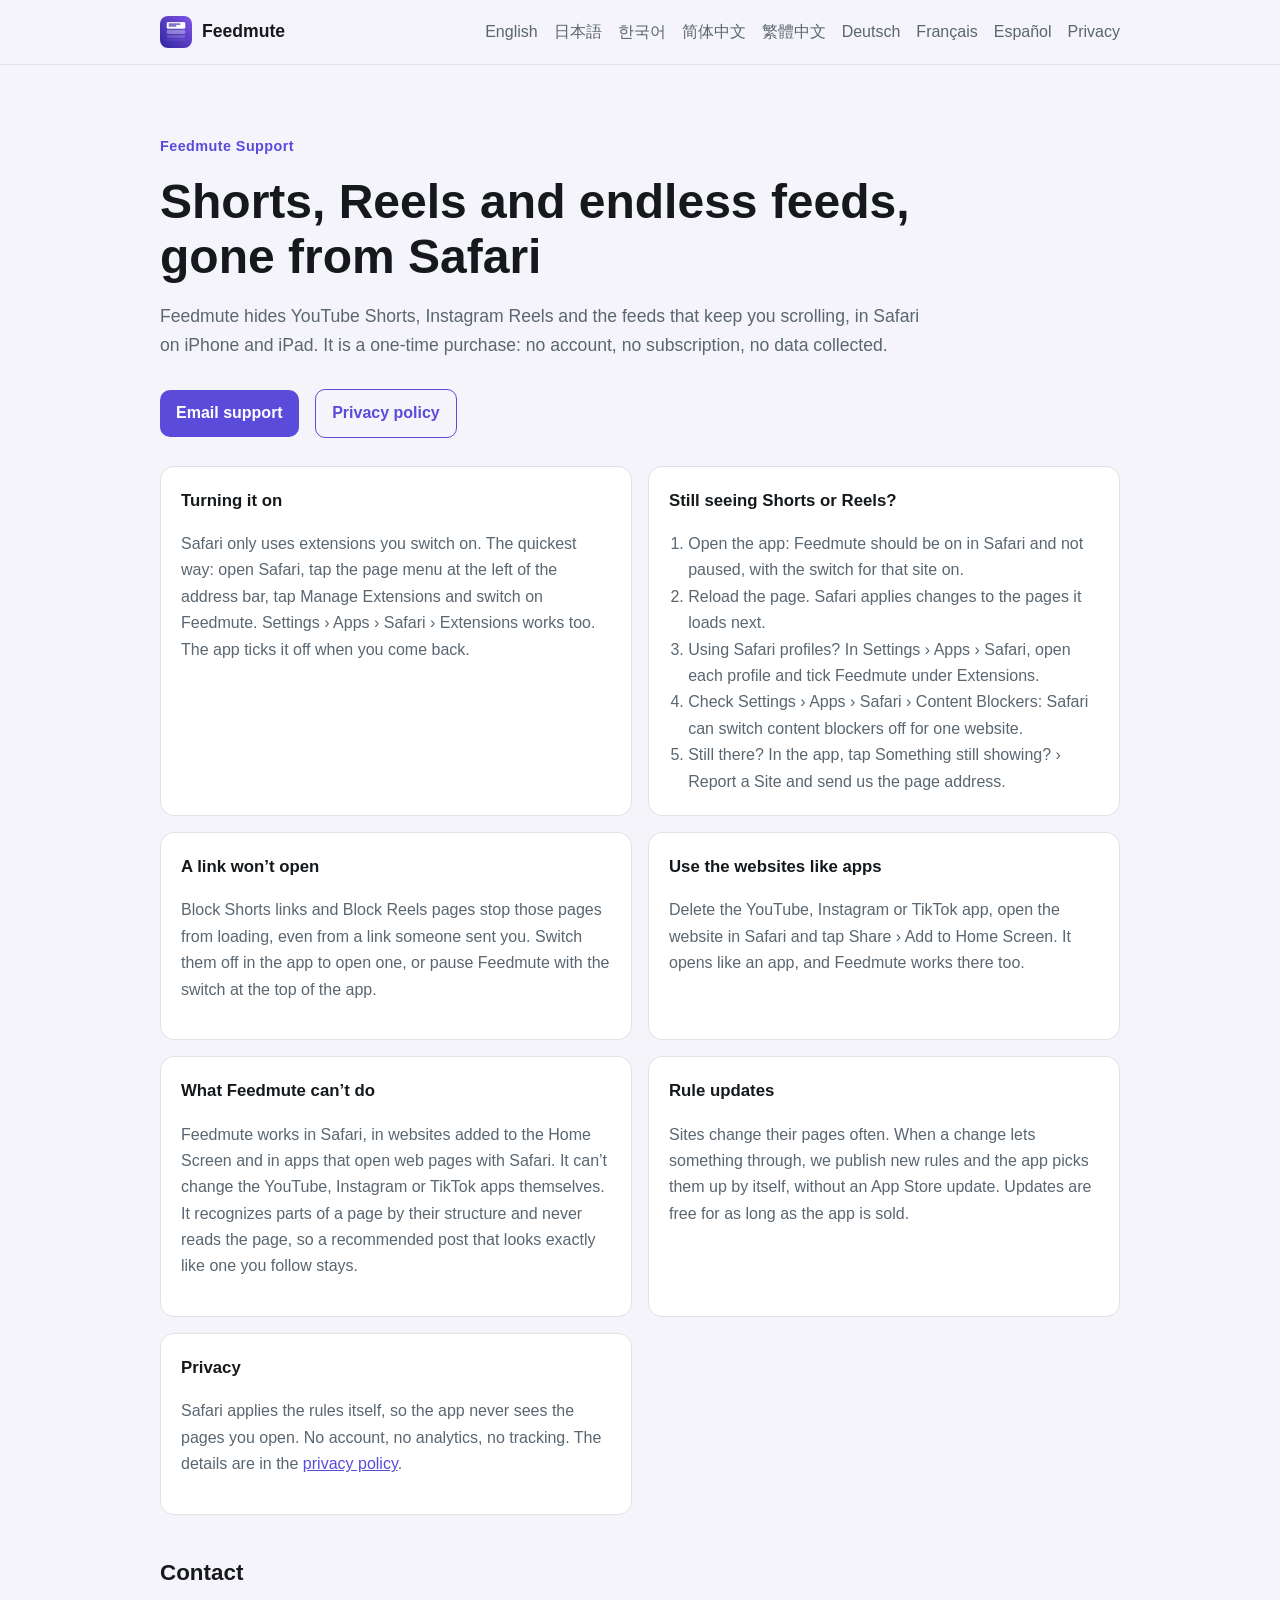
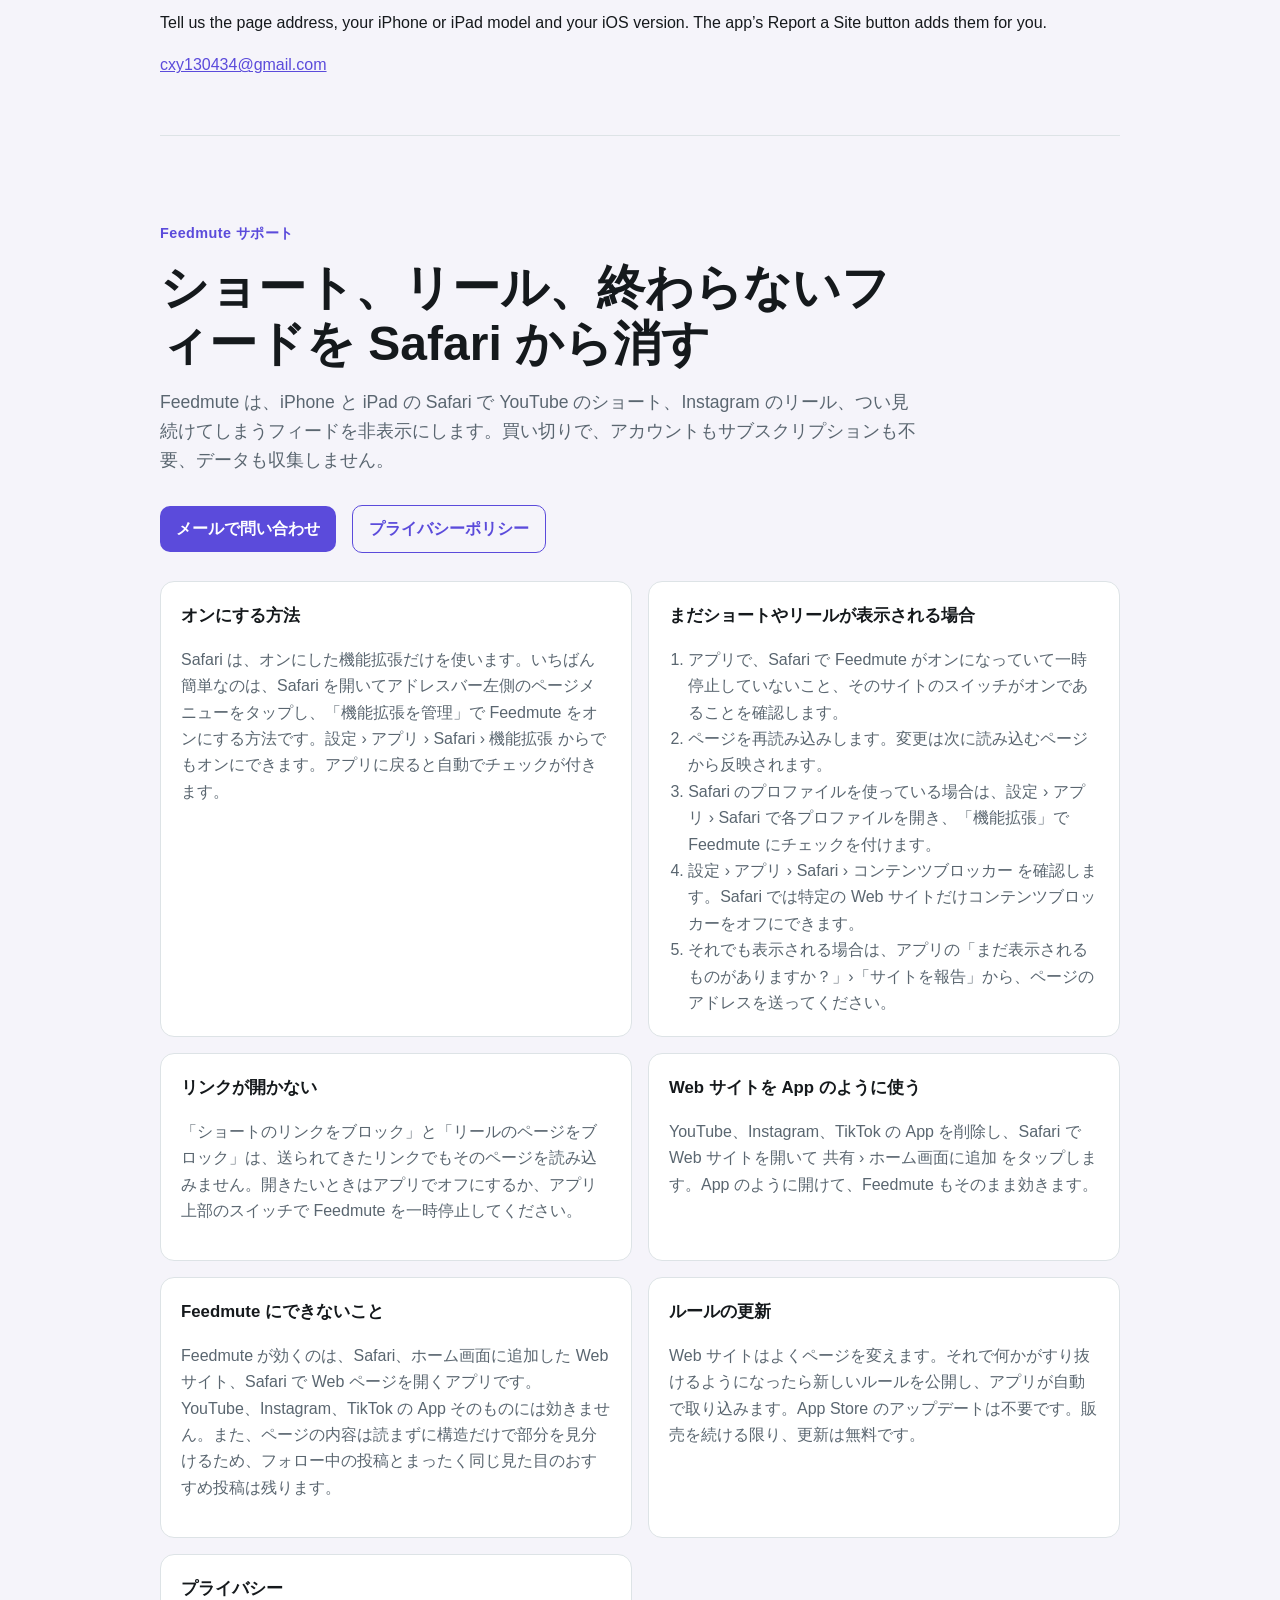
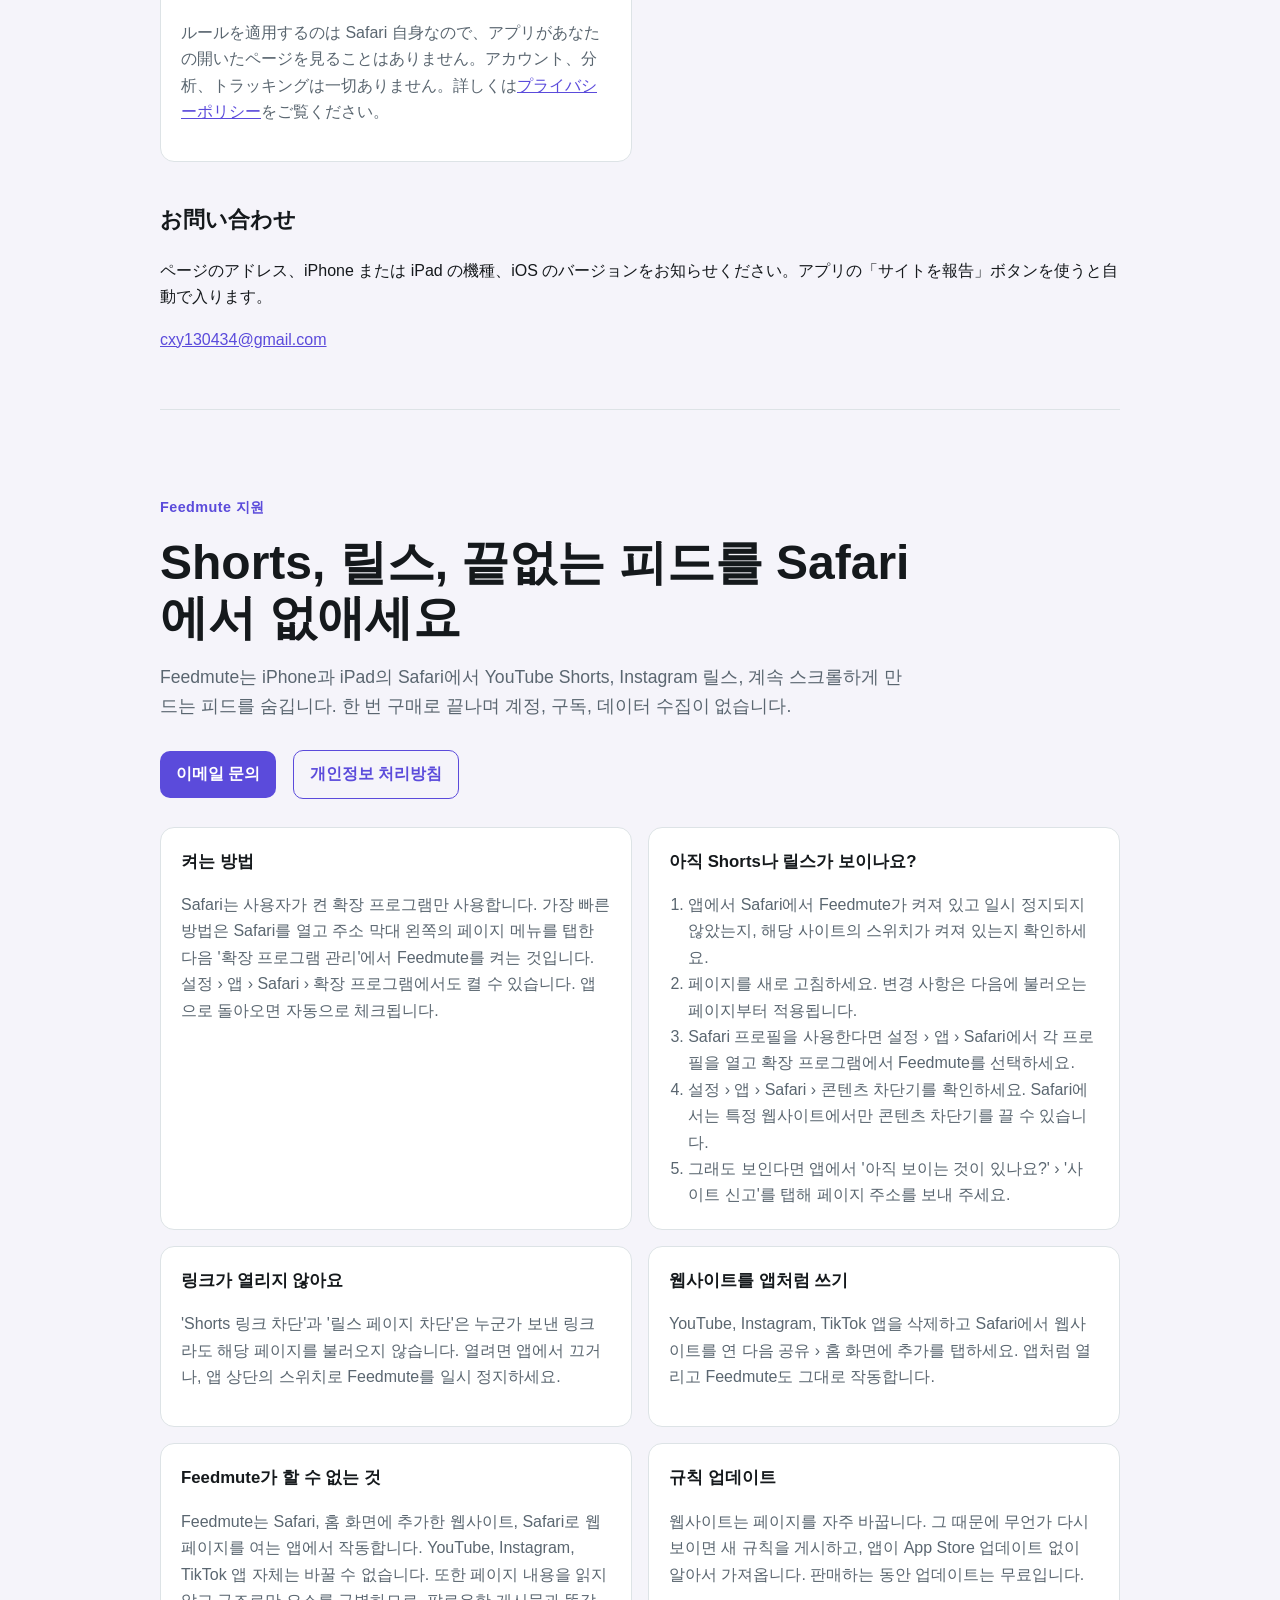
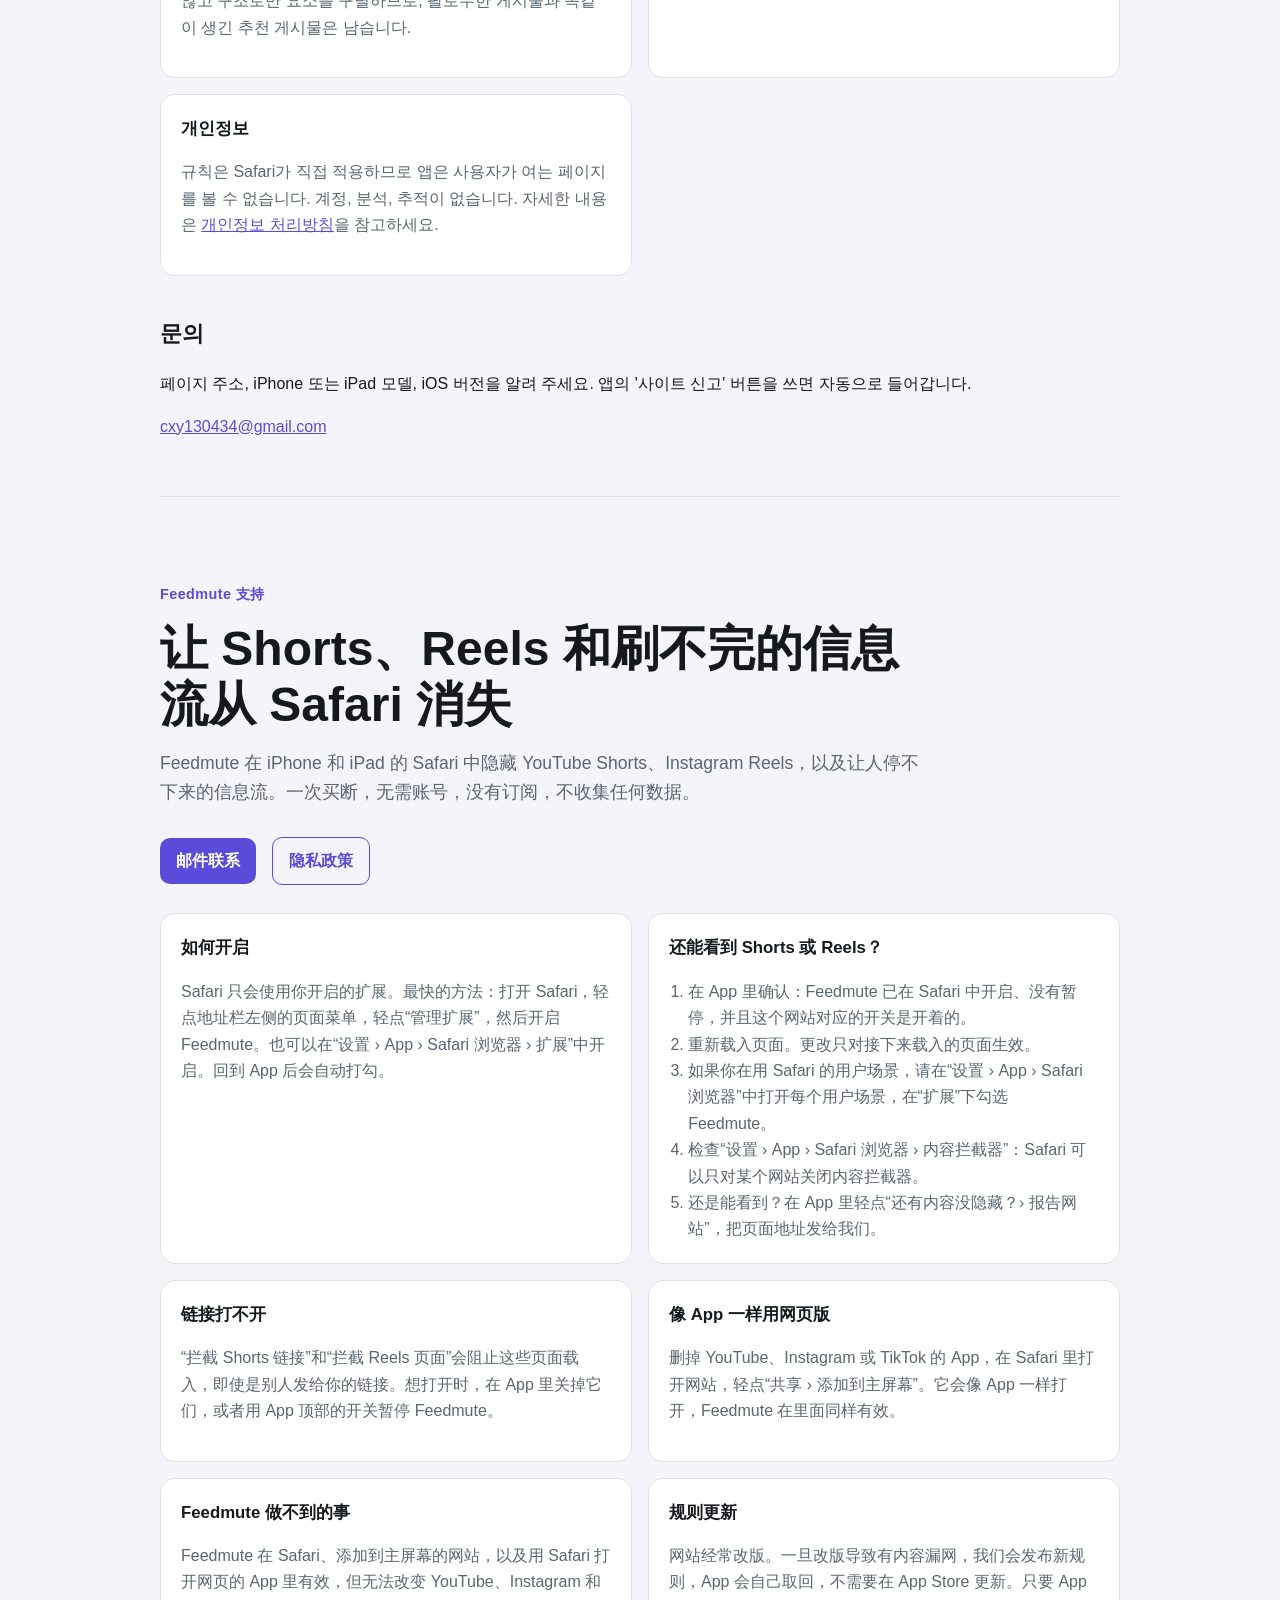
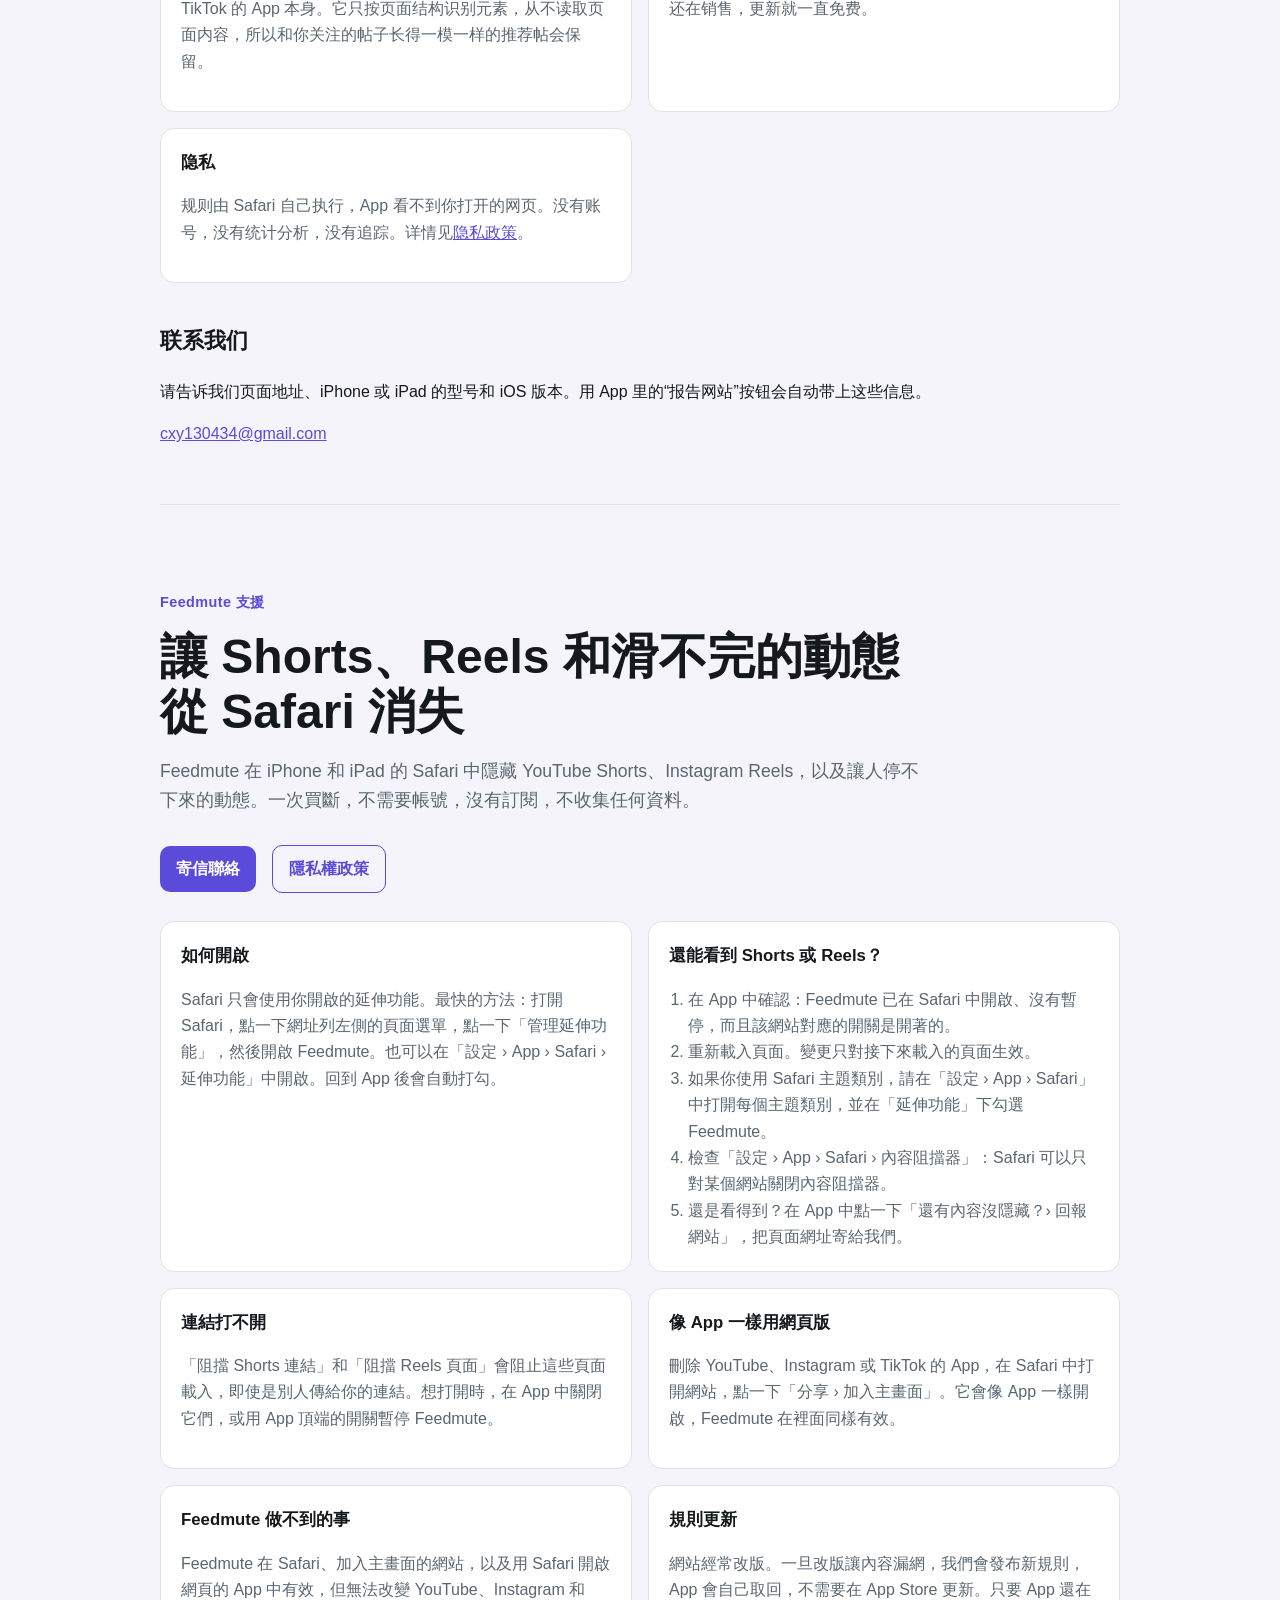
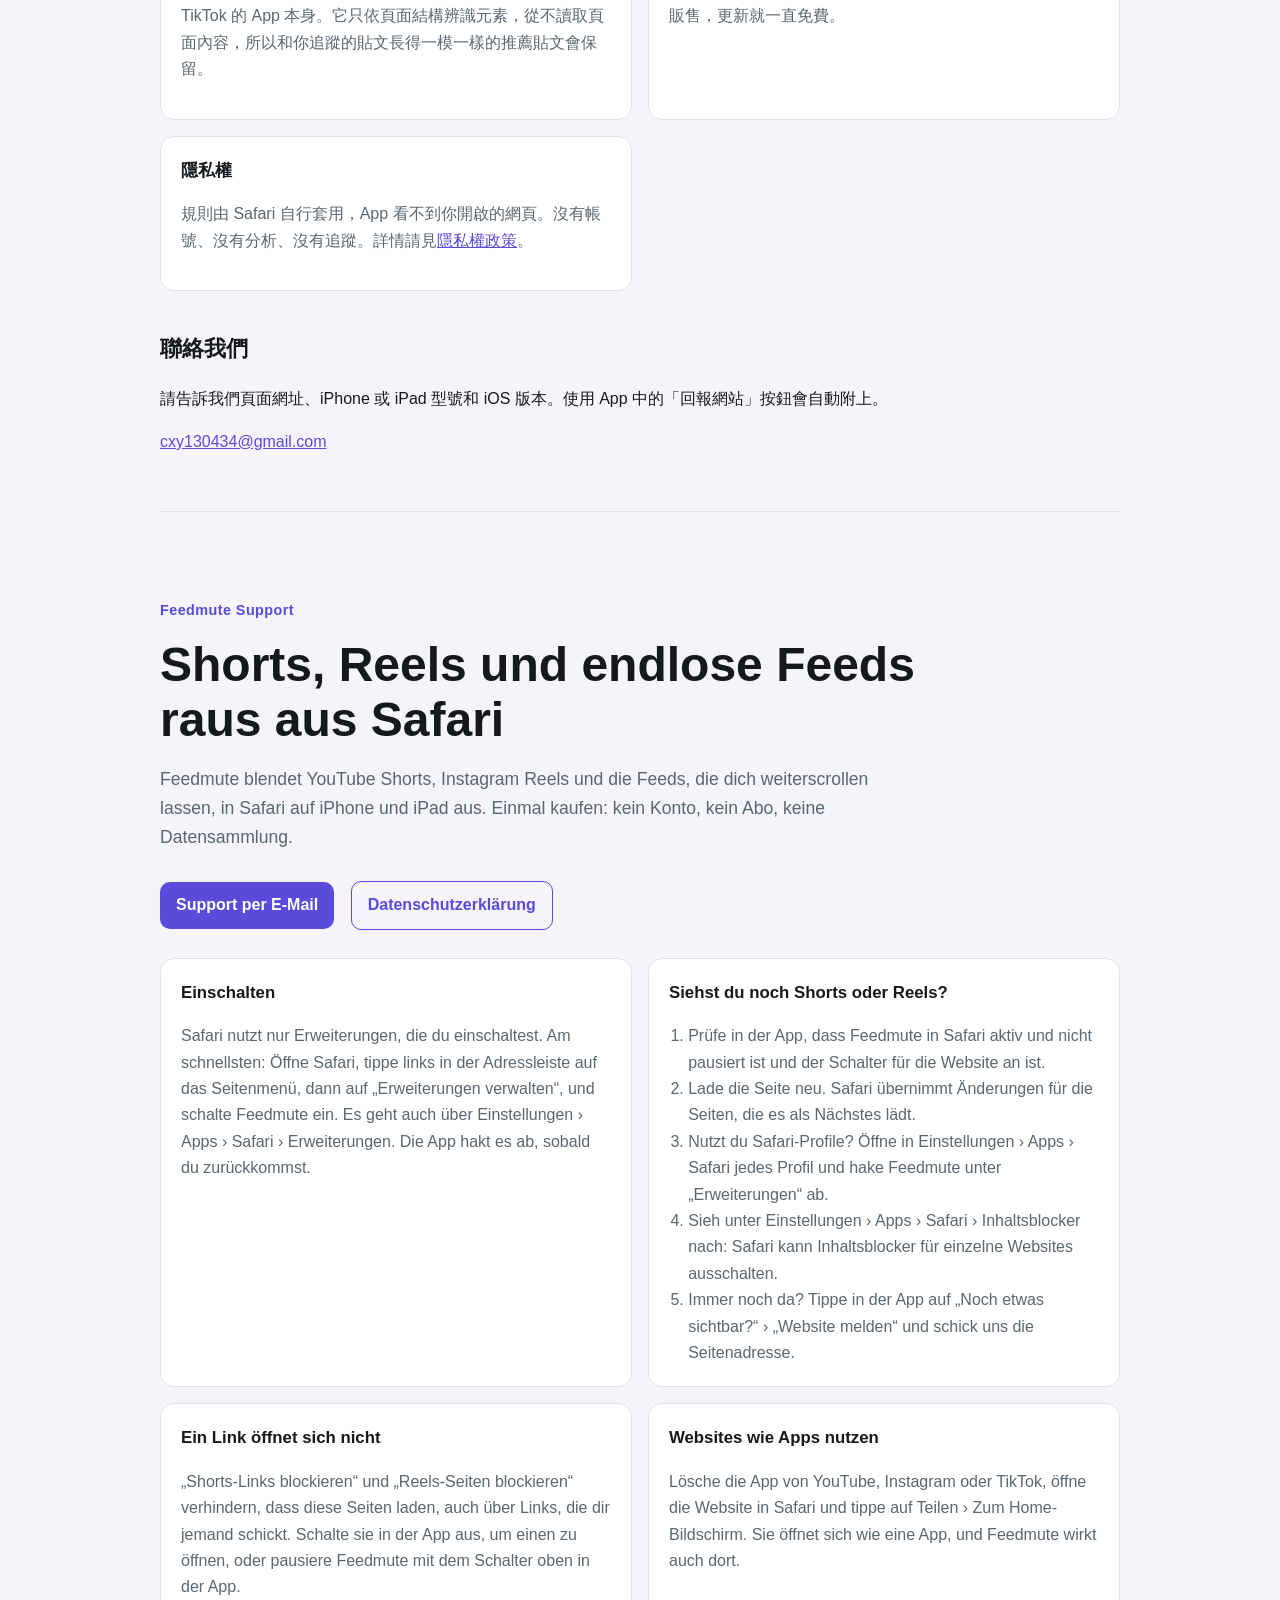
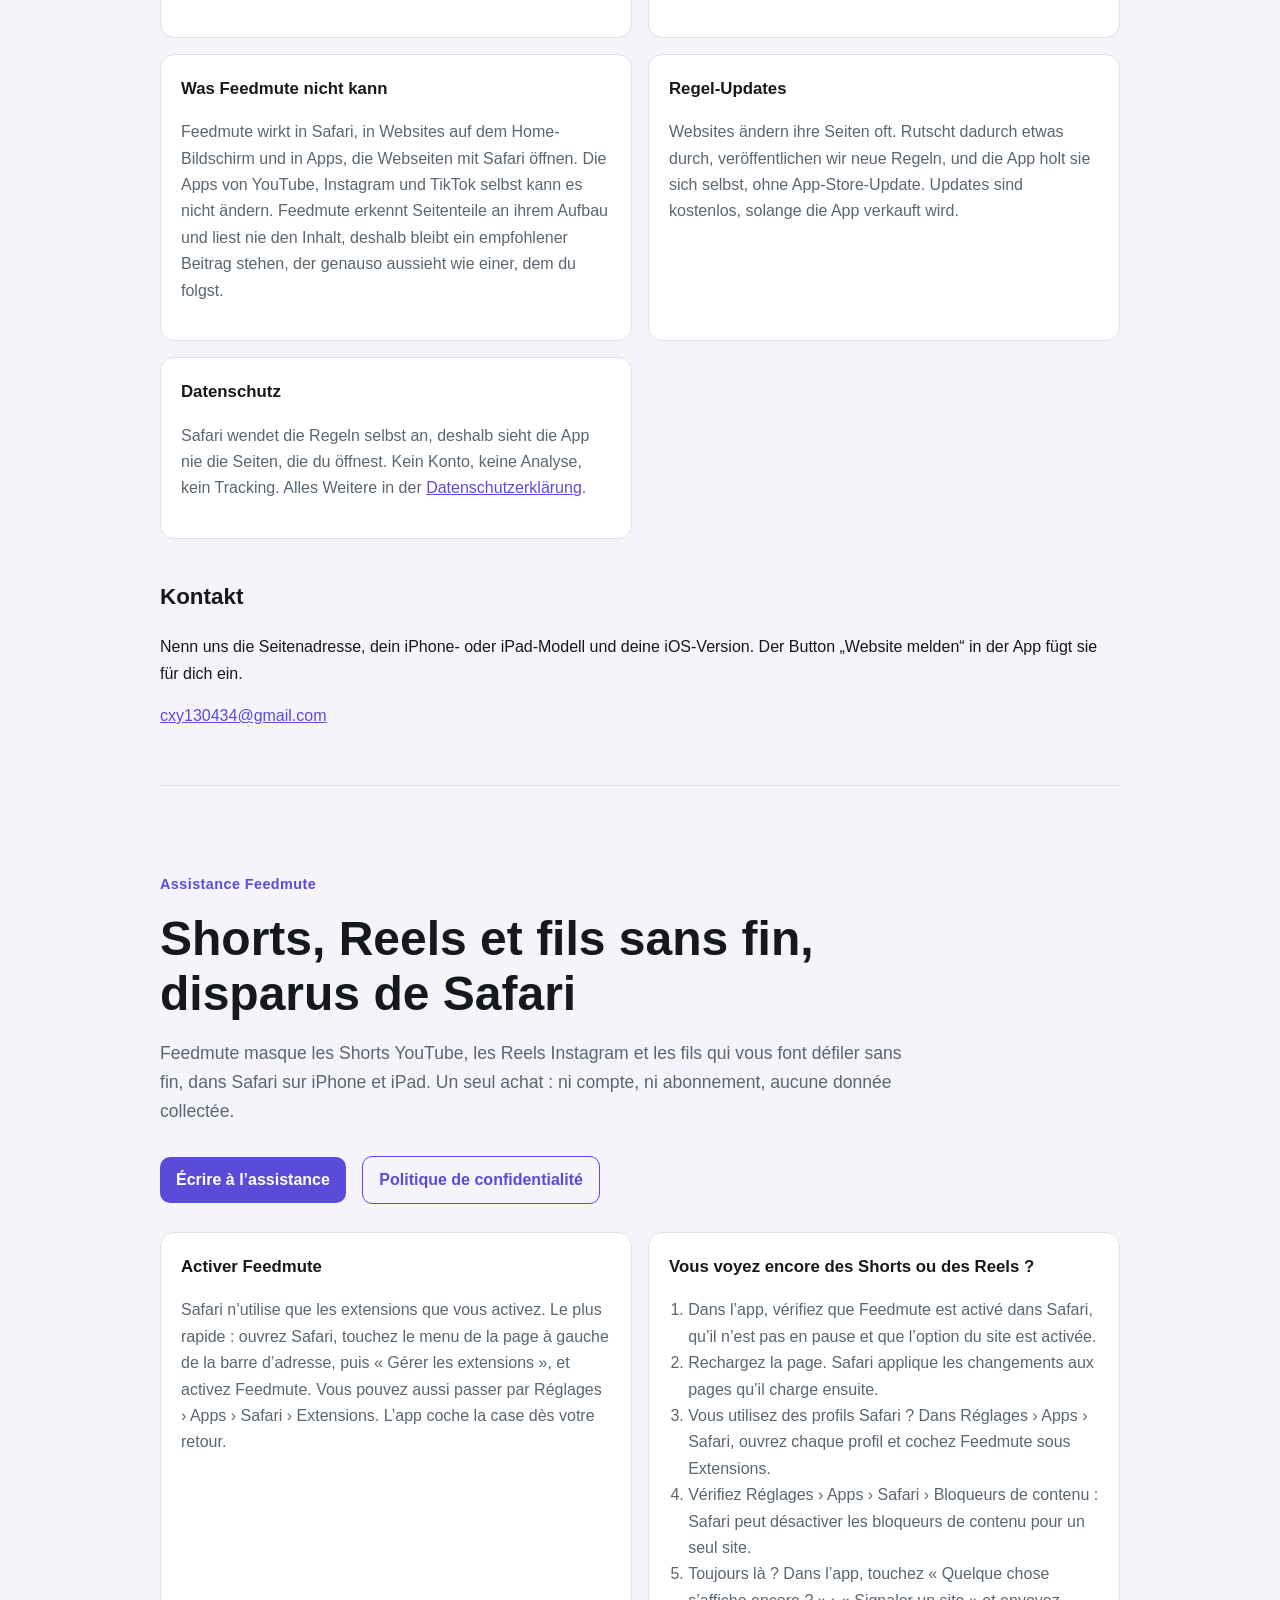
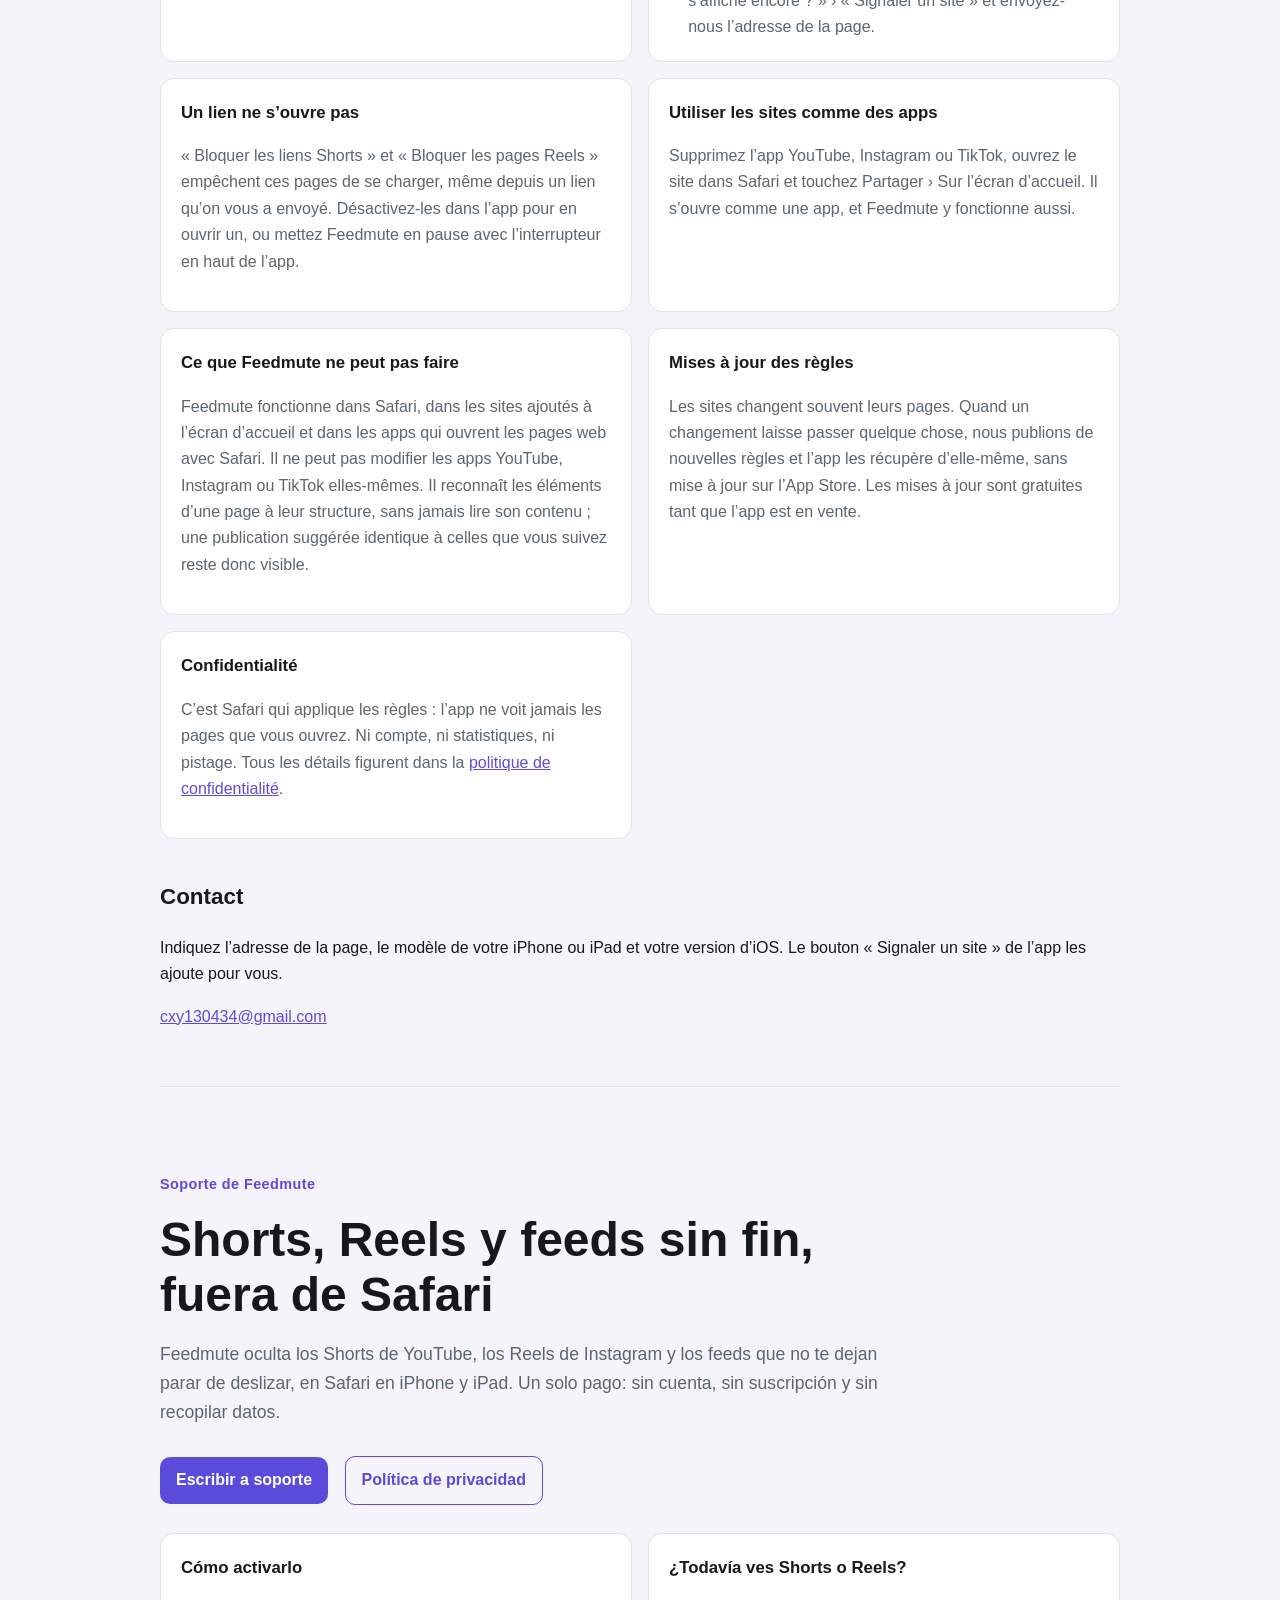
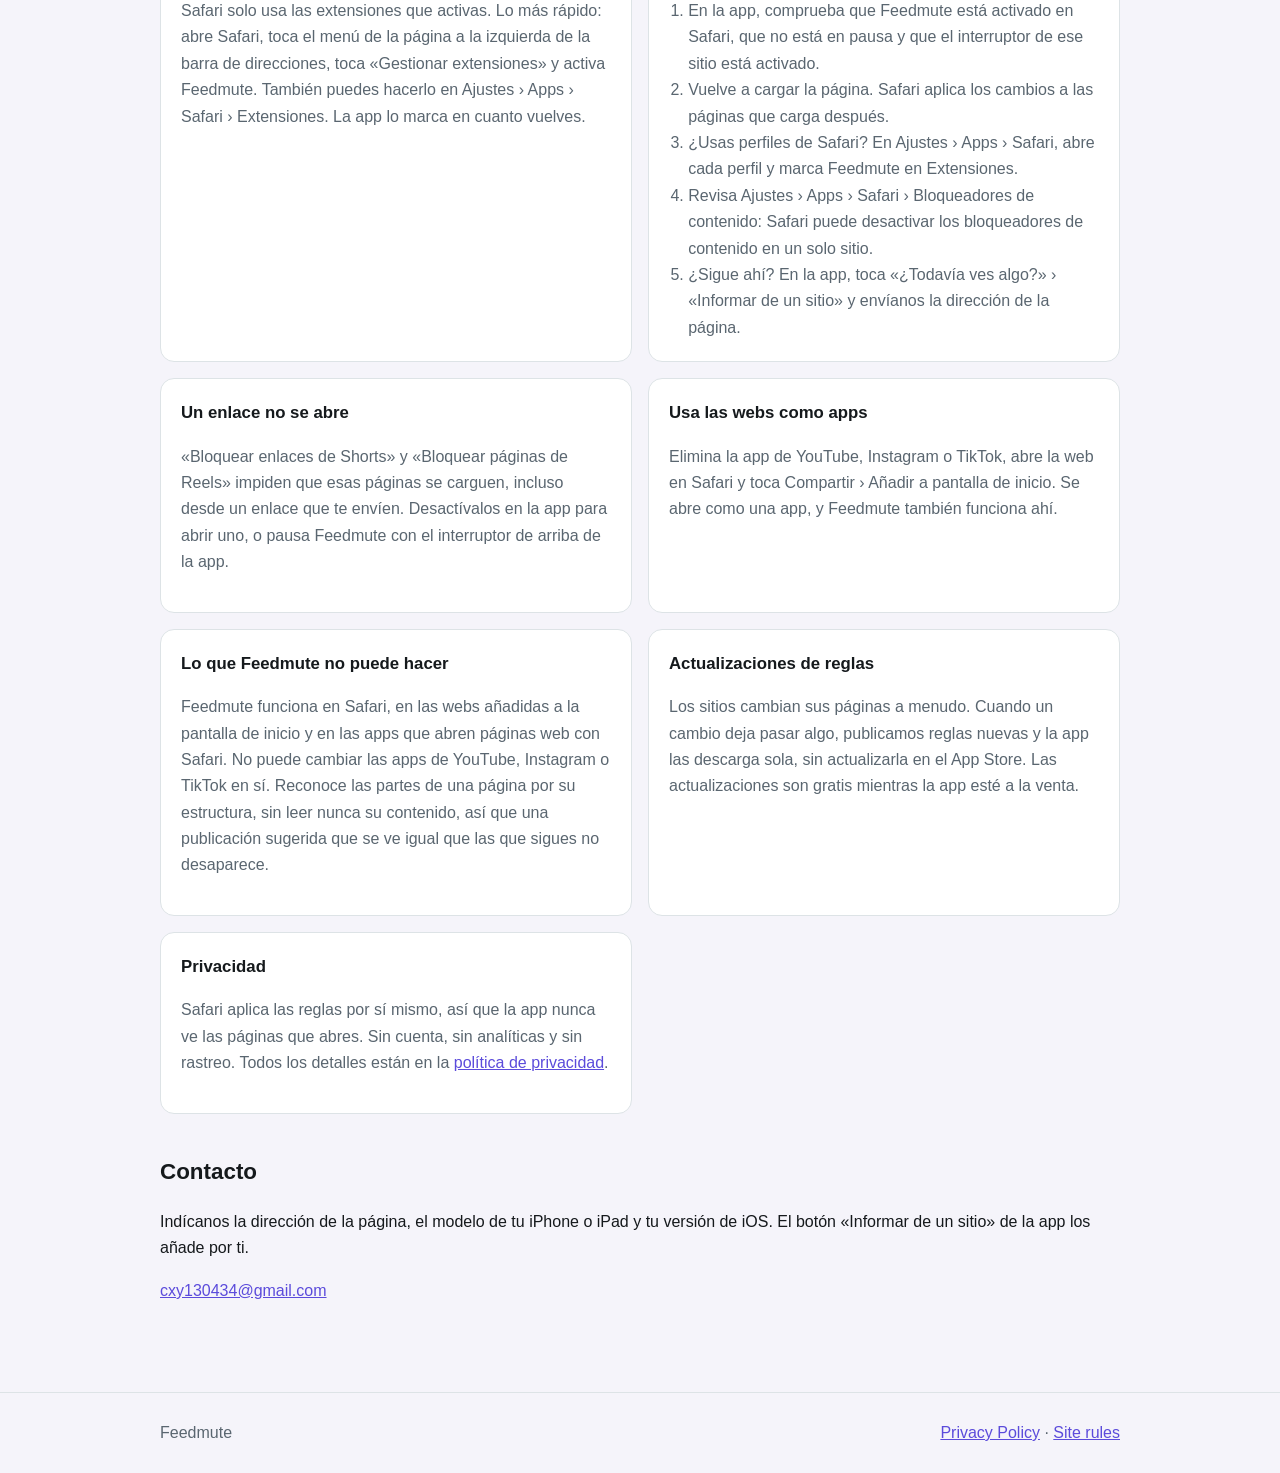
<file: index.html>
<!doctype html>
<html lang="en">
<head>
  <meta charset="utf-8">
  <meta name="viewport" content="width=device-width, initial-scale=1">
  <meta name="description" content="Support for Feedmute, which hides YouTube Shorts, Instagram Reels and endless feeds in Safari on iPhone and iPad.">
  <title>Feedmute Support</title>
  <link rel="icon" href="icon.png">
  <link rel="stylesheet" href="styles.css">
</head>
<body>
  <header class="site-header">
    <div class="wrap">
      <a class="brand" href="./"><img src="icon.png" alt="">Feedmute</a>
      <nav aria-label="Languages and pages">
        <a href="#en">English</a>
        <a href="#ja">日本語</a>
        <a href="#ko">한국어</a>
        <a href="#zh-hans">简体中文</a>
        <a href="#zh-hant">繁體中文</a>
        <a href="#de">Deutsch</a>
        <a href="#fr">Français</a>
        <a href="#es">Español</a>
        <a href="privacy.html">Privacy</a>
      </nav>
    </div>
  </header>
  <main class="wrap">
    <section class="hero" id="en" lang="en">
      <p class="eyebrow">Feedmute Support</p>
      <h1>Shorts, Reels and endless feeds, gone from Safari</h1>
      <p>Feedmute hides YouTube Shorts, Instagram Reels and the feeds that keep you scrolling, in Safari on iPhone and iPad. It is a one-time purchase: no account, no subscription, no data collected.</p>
      <a class="button" href="mailto:cxy130434@gmail.com?subject=Feedmute%20support">Email support</a>
      <a class="button secondary" href="privacy.html#en">Privacy policy</a>
    </section>
    <section lang="en">
      <div class="cards">
        <article>
          <h3>Turning it on</h3>
          <p>Safari only uses extensions you switch on. The quickest way: open Safari, tap the page menu at the left of the address bar, tap Manage Extensions and switch on Feedmute. Settings › Apps › Safari › Extensions works too. The app ticks it off when you come back.</p>
        </article>
        <article>
          <h3>Still seeing Shorts or Reels?</h3>
          <ol>
            <li>Open the app: Feedmute should be on in Safari and not paused, with the switch for that site on.</li>
            <li>Reload the page. Safari applies changes to the pages it loads next.</li>
            <li>Using Safari profiles? In Settings › Apps › Safari, open each profile and tick Feedmute under Extensions.</li>
            <li>Check Settings › Apps › Safari › Content Blockers: Safari can switch content blockers off for one website.</li>
            <li>Still there? In the app, tap Something still showing? › Report a Site and send us the page address.</li>
          </ol>
        </article>
        <article>
          <h3>A link won’t open</h3>
          <p>Block Shorts links and Block Reels pages stop those pages from loading, even from a link someone sent you. Switch them off in the app to open one, or pause Feedmute with the switch at the top of the app.</p>
        </article>
        <article>
          <h3>Use the websites like apps</h3>
          <p>Delete the YouTube, Instagram or TikTok app, open the website in Safari and tap Share › Add to Home Screen. It opens like an app, and Feedmute works there too.</p>
        </article>
        <article>
          <h3>What Feedmute can’t do</h3>
          <p>Feedmute works in Safari, in websites added to the Home Screen and in apps that open web pages with Safari. It can’t change the YouTube, Instagram or TikTok apps themselves. It recognizes parts of a page by their structure and never reads the page, so a recommended post that looks exactly like one you follow stays.</p>
        </article>
        <article>
          <h3>Rule updates</h3>
          <p>Sites change their pages often. When a change lets something through, we publish new rules and the app picks them up by itself, without an App Store update. Updates are free for as long as the app is sold.</p>
        </article>
        <article>
          <h3>Privacy</h3>
          <p>Safari applies the rules itself, so the app never sees the pages you open. No account, no analytics, no tracking. The details are in the <a href="privacy.html#en">privacy policy</a>.</p>
        </article>
      </div>
      <h2>Contact</h2>
      <p>Tell us the page address, your iPhone or iPad model and your iOS version. The app’s Report a Site button adds them for you.</p>
      <p><a href="mailto:cxy130434@gmail.com?subject=Feedmute%20support">cxy130434@gmail.com</a></p>
    </section>

    <hr>

    <section class="hero" id="ja" lang="ja">
      <p class="eyebrow">Feedmute サポート</p>
      <h1>ショート、リール、終わらないフィードを Safari から消す</h1>
      <p>Feedmute は、iPhone と iPad の Safari で YouTube のショート、Instagram のリール、つい見続けてしまうフィードを非表示にします。買い切りで、アカウントもサブスクリプションも不要、データも収集しません。</p>
      <a class="button" href="mailto:cxy130434@gmail.com?subject=Feedmute%20%E3%82%B5%E3%83%9D%E3%83%BC%E3%83%88">メールで問い合わせ</a>
      <a class="button secondary" href="privacy.html#ja">プライバシーポリシー</a>
    </section>
    <section lang="ja">
      <div class="cards">
        <article>
          <h3>オンにする方法</h3>
          <p>Safari は、オンにした機能拡張だけを使います。いちばん簡単なのは、Safari を開いてアドレスバー左側のページメニューをタップし、「機能拡張を管理」で Feedmute をオンにする方法です。設定 › アプリ › Safari › 機能拡張 からでもオンにできます。アプリに戻ると自動でチェックが付きます。</p>
        </article>
        <article>
          <h3>まだショートやリールが表示される場合</h3>
          <ol>
            <li>アプリで、Safari で Feedmute がオンになっていて一時停止していないこと、そのサイトのスイッチがオンであることを確認します。</li>
            <li>ページを再読み込みします。変更は次に読み込むページから反映されます。</li>
            <li>Safari のプロファイルを使っている場合は、設定 › アプリ › Safari で各プロファイルを開き、「機能拡張」で Feedmute にチェックを付けます。</li>
            <li>設定 › アプリ › Safari › コンテンツブロッカー を確認します。Safari では特定の Web サイトだけコンテンツブロッカーをオフにできます。</li>
            <li>それでも表示される場合は、アプリの「まだ表示されるものがありますか？」›「サイトを報告」から、ページのアドレスを送ってください。</li>
          </ol>
        </article>
        <article>
          <h3>リンクが開かない</h3>
          <p>「ショートのリンクをブロック」と「リールのページをブロック」は、送られてきたリンクでもそのページを読み込みません。開きたいときはアプリでオフにするか、アプリ上部のスイッチで Feedmute を一時停止してください。</p>
        </article>
        <article>
          <h3>Web サイトを App のように使う</h3>
          <p>YouTube、Instagram、TikTok の App を削除し、Safari で Web サイトを開いて 共有 › ホーム画面に追加 をタップします。App のように開けて、Feedmute もそのまま効きます。</p>
        </article>
        <article>
          <h3>Feedmute にできないこと</h3>
          <p>Feedmute が効くのは、Safari、ホーム画面に追加した Web サイト、Safari で Web ページを開くアプリです。YouTube、Instagram、TikTok の App そのものには効きません。また、ページの内容は読まずに構造だけで部分を見分けるため、フォロー中の投稿とまったく同じ見た目のおすすめ投稿は残ります。</p>
        </article>
        <article>
          <h3>ルールの更新</h3>
          <p>Web サイトはよくページを変えます。それで何かがすり抜けるようになったら新しいルールを公開し、アプリが自動で取り込みます。App Store のアップデートは不要です。販売を続ける限り、更新は無料です。</p>
        </article>
        <article>
          <h3>プライバシー</h3>
          <p>ルールを適用するのは Safari 自身なので、アプリがあなたの開いたページを見ることはありません。アカウント、分析、トラッキングは一切ありません。詳しくは<a href="privacy.html#ja">プライバシーポリシー</a>をご覧ください。</p>
        </article>
      </div>
      <h2>お問い合わせ</h2>
      <p>ページのアドレス、iPhone または iPad の機種、iOS のバージョンをお知らせください。アプリの「サイトを報告」ボタンを使うと自動で入ります。</p>
      <p><a href="mailto:cxy130434@gmail.com?subject=Feedmute%20%E3%82%B5%E3%83%9D%E3%83%BC%E3%83%88">cxy130434@gmail.com</a></p>
    </section>

    <hr>

    <section class="hero" id="ko" lang="ko">
      <p class="eyebrow">Feedmute 지원</p>
      <h1>Shorts, 릴스, 끝없는 피드를 Safari에서 없애세요</h1>
      <p>Feedmute는 iPhone과 iPad의 Safari에서 YouTube Shorts, Instagram 릴스, 계속 스크롤하게 만드는 피드를 숨깁니다. 한 번 구매로 끝나며 계정, 구독, 데이터 수집이 없습니다.</p>
      <a class="button" href="mailto:cxy130434@gmail.com?subject=Feedmute%20%EC%A7%80%EC%9B%90">이메일 문의</a>
      <a class="button secondary" href="privacy.html#ko">개인정보 처리방침</a>
    </section>
    <section lang="ko">
      <div class="cards">
        <article>
          <h3>켜는 방법</h3>
          <p>Safari는 사용자가 켠 확장 프로그램만 사용합니다. 가장 빠른 방법은 Safari를 열고 주소 막대 왼쪽의 페이지 메뉴를 탭한 다음 '확장 프로그램 관리'에서 Feedmute를 켜는 것입니다. 설정 › 앱 › Safari › 확장 프로그램에서도 켤 수 있습니다. 앱으로 돌아오면 자동으로 체크됩니다.</p>
        </article>
        <article>
          <h3>아직 Shorts나 릴스가 보이나요?</h3>
          <ol>
            <li>앱에서 Safari에서 Feedmute가 켜져 있고 일시 정지되지 않았는지, 해당 사이트의 스위치가 켜져 있는지 확인하세요.</li>
            <li>페이지를 새로 고침하세요. 변경 사항은 다음에 불러오는 페이지부터 적용됩니다.</li>
            <li>Safari 프로필을 사용한다면 설정 › 앱 › Safari에서 각 프로필을 열고 확장 프로그램에서 Feedmute를 선택하세요.</li>
            <li>설정 › 앱 › Safari › 콘텐츠 차단기를 확인하세요. Safari에서는 특정 웹사이트에서만 콘텐츠 차단기를 끌 수 있습니다.</li>
            <li>그래도 보인다면 앱에서 '아직 보이는 것이 있나요?' › '사이트 신고'를 탭해 페이지 주소를 보내 주세요.</li>
          </ol>
        </article>
        <article>
          <h3>링크가 열리지 않아요</h3>
          <p>'Shorts 링크 차단'과 '릴스 페이지 차단'은 누군가 보낸 링크라도 해당 페이지를 불러오지 않습니다. 열려면 앱에서 끄거나, 앱 상단의 스위치로 Feedmute를 일시 정지하세요.</p>
        </article>
        <article>
          <h3>웹사이트를 앱처럼 쓰기</h3>
          <p>YouTube, Instagram, TikTok 앱을 삭제하고 Safari에서 웹사이트를 연 다음 공유 › 홈 화면에 추가를 탭하세요. 앱처럼 열리고 Feedmute도 그대로 작동합니다.</p>
        </article>
        <article>
          <h3>Feedmute가 할 수 없는 것</h3>
          <p>Feedmute는 Safari, 홈 화면에 추가한 웹사이트, Safari로 웹 페이지를 여는 앱에서 작동합니다. YouTube, Instagram, TikTok 앱 자체는 바꿀 수 없습니다. 또한 페이지 내용을 읽지 않고 구조로만 요소를 구별하므로, 팔로우한 게시물과 똑같이 생긴 추천 게시물은 남습니다.</p>
        </article>
        <article>
          <h3>규칙 업데이트</h3>
          <p>웹사이트는 페이지를 자주 바꿉니다. 그 때문에 무언가 다시 보이면 새 규칙을 게시하고, 앱이 App Store 업데이트 없이 알아서 가져옵니다. 판매하는 동안 업데이트는 무료입니다.</p>
        </article>
        <article>
          <h3>개인정보</h3>
          <p>규칙은 Safari가 직접 적용하므로 앱은 사용자가 여는 페이지를 볼 수 없습니다. 계정, 분석, 추적이 없습니다. 자세한 내용은 <a href="privacy.html#ko">개인정보 처리방침</a>을 참고하세요.</p>
        </article>
      </div>
      <h2>문의</h2>
      <p>페이지 주소, iPhone 또는 iPad 모델, iOS 버전을 알려 주세요. 앱의 '사이트 신고' 버튼을 쓰면 자동으로 들어갑니다.</p>
      <p><a href="mailto:cxy130434@gmail.com?subject=Feedmute%20%EC%A7%80%EC%9B%90">cxy130434@gmail.com</a></p>
    </section>

    <hr>

    <section class="hero" id="zh-hans" lang="zh-Hans">
      <p class="eyebrow">Feedmute 支持</p>
      <h1>让 Shorts、Reels 和刷不完的信息流从 Safari 消失</h1>
      <p>Feedmute 在 iPhone 和 iPad 的 Safari 中隐藏 YouTube Shorts、Instagram Reels，以及让人停不下来的信息流。一次买断，无需账号，没有订阅，不收集任何数据。</p>
      <a class="button" href="mailto:cxy130434@gmail.com?subject=Feedmute%20%E6%94%AF%E6%8C%81">邮件联系</a>
      <a class="button secondary" href="privacy.html#zh-hans">隐私政策</a>
    </section>
    <section lang="zh-Hans">
      <div class="cards">
        <article>
          <h3>如何开启</h3>
          <p>Safari 只会使用你开启的扩展。最快的方法：打开 Safari，轻点地址栏左侧的页面菜单，轻点“管理扩展”，然后开启 Feedmute。也可以在“设置 › App › Safari 浏览器 › 扩展”中开启。回到 App 后会自动打勾。</p>
        </article>
        <article>
          <h3>还能看到 Shorts 或 Reels？</h3>
          <ol>
            <li>在 App 里确认：Feedmute 已在 Safari 中开启、没有暂停，并且这个网站对应的开关是开着的。</li>
            <li>重新载入页面。更改只对接下来载入的页面生效。</li>
            <li>如果你在用 Safari 的用户场景，请在“设置 › App › Safari 浏览器”中打开每个用户场景，在“扩展”下勾选 Feedmute。</li>
            <li>检查“设置 › App › Safari 浏览器 › 内容拦截器”：Safari 可以只对某个网站关闭内容拦截器。</li>
            <li>还是能看到？在 App 里轻点“还有内容没隐藏？› 报告网站”，把页面地址发给我们。</li>
          </ol>
        </article>
        <article>
          <h3>链接打不开</h3>
          <p>“拦截 Shorts 链接”和“拦截 Reels 页面”会阻止这些页面载入，即使是别人发给你的链接。想打开时，在 App 里关掉它们，或者用 App 顶部的开关暂停 Feedmute。</p>
        </article>
        <article>
          <h3>像 App 一样用网页版</h3>
          <p>删掉 YouTube、Instagram 或 TikTok 的 App，在 Safari 里打开网站，轻点“共享 › 添加到主屏幕”。它会像 App 一样打开，Feedmute 在里面同样有效。</p>
        </article>
        <article>
          <h3>Feedmute 做不到的事</h3>
          <p>Feedmute 在 Safari、添加到主屏幕的网站，以及用 Safari 打开网页的 App 里有效，但无法改变 YouTube、Instagram 和 TikTok 的 App 本身。它只按页面结构识别元素，从不读取页面内容，所以和你关注的帖子长得一模一样的推荐帖会保留。</p>
        </article>
        <article>
          <h3>规则更新</h3>
          <p>网站经常改版。一旦改版导致有内容漏网，我们会发布新规则，App 会自己取回，不需要在 App Store 更新。只要 App 还在销售，更新就一直免费。</p>
        </article>
        <article>
          <h3>隐私</h3>
          <p>规则由 Safari 自己执行，App 看不到你打开的网页。没有账号，没有统计分析，没有追踪。详情见<a href="privacy.html#zh-hans">隐私政策</a>。</p>
        </article>
      </div>
      <h2>联系我们</h2>
      <p>请告诉我们页面地址、iPhone 或 iPad 的型号和 iOS 版本。用 App 里的“报告网站”按钮会自动带上这些信息。</p>
      <p><a href="mailto:cxy130434@gmail.com?subject=Feedmute%20%E6%94%AF%E6%8C%81">cxy130434@gmail.com</a></p>
    </section>

    <hr>

    <section class="hero" id="zh-hant" lang="zh-Hant">
      <p class="eyebrow">Feedmute 支援</p>
      <h1>讓 Shorts、Reels 和滑不完的動態從 Safari 消失</h1>
      <p>Feedmute 在 iPhone 和 iPad 的 Safari 中隱藏 YouTube Shorts、Instagram Reels，以及讓人停不下來的動態。一次買斷，不需要帳號，沒有訂閱，不收集任何資料。</p>
      <a class="button" href="mailto:cxy130434@gmail.com?subject=Feedmute%20%E6%94%AF%E6%8F%B4">寄信聯絡</a>
      <a class="button secondary" href="privacy.html#zh-hant">隱私權政策</a>
    </section>
    <section lang="zh-Hant">
      <div class="cards">
        <article>
          <h3>如何開啟</h3>
          <p>Safari 只會使用你開啟的延伸功能。最快的方法：打開 Safari，點一下網址列左側的頁面選單，點一下「管理延伸功能」，然後開啟 Feedmute。也可以在「設定 › App › Safari › 延伸功能」中開啟。回到 App 後會自動打勾。</p>
        </article>
        <article>
          <h3>還能看到 Shorts 或 Reels？</h3>
          <ol>
            <li>在 App 中確認：Feedmute 已在 Safari 中開啟、沒有暫停，而且該網站對應的開關是開著的。</li>
            <li>重新載入頁面。變更只對接下來載入的頁面生效。</li>
            <li>如果你使用 Safari 主題類別，請在「設定 › App › Safari」中打開每個主題類別，並在「延伸功能」下勾選 Feedmute。</li>
            <li>檢查「設定 › App › Safari › 內容阻擋器」：Safari 可以只對某個網站關閉內容阻擋器。</li>
            <li>還是看得到？在 App 中點一下「還有內容沒隱藏？› 回報網站」，把頁面網址寄給我們。</li>
          </ol>
        </article>
        <article>
          <h3>連結打不開</h3>
          <p>「阻擋 Shorts 連結」和「阻擋 Reels 頁面」會阻止這些頁面載入，即使是別人傳給你的連結。想打開時，在 App 中關閉它們，或用 App 頂端的開關暫停 Feedmute。</p>
        </article>
        <article>
          <h3>像 App 一樣用網頁版</h3>
          <p>刪除 YouTube、Instagram 或 TikTok 的 App，在 Safari 中打開網站，點一下「分享 › 加入主畫面」。它會像 App 一樣開啟，Feedmute 在裡面同樣有效。</p>
        </article>
        <article>
          <h3>Feedmute 做不到的事</h3>
          <p>Feedmute 在 Safari、加入主畫面的網站，以及用 Safari 開啟網頁的 App 中有效，但無法改變 YouTube、Instagram 和 TikTok 的 App 本身。它只依頁面結構辨識元素，從不讀取頁面內容，所以和你追蹤的貼文長得一模一樣的推薦貼文會保留。</p>
        </article>
        <article>
          <h3>規則更新</h3>
          <p>網站經常改版。一旦改版讓內容漏網，我們會發布新規則，App 會自己取回，不需要在 App Store 更新。只要 App 還在販售，更新就一直免費。</p>
        </article>
        <article>
          <h3>隱私權</h3>
          <p>規則由 Safari 自行套用，App 看不到你開啟的網頁。沒有帳號、沒有分析、沒有追蹤。詳情請見<a href="privacy.html#zh-hant">隱私權政策</a>。</p>
        </article>
      </div>
      <h2>聯絡我們</h2>
      <p>請告訴我們頁面網址、iPhone 或 iPad 型號和 iOS 版本。使用 App 中的「回報網站」按鈕會自動附上。</p>
      <p><a href="mailto:cxy130434@gmail.com?subject=Feedmute%20%E6%94%AF%E6%8F%B4">cxy130434@gmail.com</a></p>
    </section>

    <hr>

    <section class="hero" id="de" lang="de">
      <p class="eyebrow">Feedmute Support</p>
      <h1>Shorts, Reels und endlose Feeds raus aus Safari</h1>
      <p>Feedmute blendet YouTube Shorts, Instagram Reels und die Feeds, die dich weiterscrollen lassen, in Safari auf iPhone und iPad aus. Einmal kaufen: kein Konto, kein Abo, keine Datensammlung.</p>
      <a class="button" href="mailto:cxy130434@gmail.com?subject=Feedmute%20Support">Support per E-Mail</a>
      <a class="button secondary" href="privacy.html#de">Datenschutzerklärung</a>
    </section>
    <section lang="de">
      <div class="cards">
        <article>
          <h3>Einschalten</h3>
          <p>Safari nutzt nur Erweiterungen, die du einschaltest. Am schnellsten: Öffne Safari, tippe links in der Adressleiste auf das Seitenmenü, dann auf „Erweiterungen verwalten“, und schalte Feedmute ein. Es geht auch über Einstellungen › Apps › Safari › Erweiterungen. Die App hakt es ab, sobald du zurückkommst.</p>
        </article>
        <article>
          <h3>Siehst du noch Shorts oder Reels?</h3>
          <ol>
            <li>Prüfe in der App, dass Feedmute in Safari aktiv und nicht pausiert ist und der Schalter für die Website an ist.</li>
            <li>Lade die Seite neu. Safari übernimmt Änderungen für die Seiten, die es als Nächstes lädt.</li>
            <li>Nutzt du Safari-Profile? Öffne in Einstellungen › Apps › Safari jedes Profil und hake Feedmute unter „Erweiterungen“ ab.</li>
            <li>Sieh unter Einstellungen › Apps › Safari › Inhaltsblocker nach: Safari kann Inhaltsblocker für einzelne Websites ausschalten.</li>
            <li>Immer noch da? Tippe in der App auf „Noch etwas sichtbar?“ › „Website melden“ und schick uns die Seitenadresse.</li>
          </ol>
        </article>
        <article>
          <h3>Ein Link öffnet sich nicht</h3>
          <p>„Shorts-Links blockieren“ und „Reels-Seiten blockieren“ verhindern, dass diese Seiten laden, auch über Links, die dir jemand schickt. Schalte sie in der App aus, um einen zu öffnen, oder pausiere Feedmute mit dem Schalter oben in der App.</p>
        </article>
        <article>
          <h3>Websites wie Apps nutzen</h3>
          <p>Lösche die App von YouTube, Instagram oder TikTok, öffne die Website in Safari und tippe auf Teilen › Zum Home-Bildschirm. Sie öffnet sich wie eine App, und Feedmute wirkt auch dort.</p>
        </article>
        <article>
          <h3>Was Feedmute nicht kann</h3>
          <p>Feedmute wirkt in Safari, in Websites auf dem Home-Bildschirm und in Apps, die Webseiten mit Safari öffnen. Die Apps von YouTube, Instagram und TikTok selbst kann es nicht ändern. Feedmute erkennt Seitenteile an ihrem Aufbau und liest nie den Inhalt, deshalb bleibt ein empfohlener Beitrag stehen, der genauso aussieht wie einer, dem du folgst.</p>
        </article>
        <article>
          <h3>Regel-Updates</h3>
          <p>Websites ändern ihre Seiten oft. Rutscht dadurch etwas durch, veröffentlichen wir neue Regeln, und die App holt sie sich selbst, ohne App-Store-Update. Updates sind kostenlos, solange die App verkauft wird.</p>
        </article>
        <article>
          <h3>Datenschutz</h3>
          <p>Safari wendet die Regeln selbst an, deshalb sieht die App nie die Seiten, die du öffnest. Kein Konto, keine Analyse, kein Tracking. Alles Weitere in der <a href="privacy.html#de">Datenschutzerklärung</a>.</p>
        </article>
      </div>
      <h2>Kontakt</h2>
      <p>Nenn uns die Seitenadresse, dein iPhone- oder iPad-Modell und deine iOS-Version. Der Button „Website melden“ in der App fügt sie für dich ein.</p>
      <p><a href="mailto:cxy130434@gmail.com?subject=Feedmute%20Support">cxy130434@gmail.com</a></p>
    </section>

    <hr>

    <section class="hero" id="fr" lang="fr">
      <p class="eyebrow">Assistance Feedmute</p>
      <h1>Shorts, Reels et fils sans fin, disparus de Safari</h1>
      <p>Feedmute masque les Shorts YouTube, les Reels Instagram et les fils qui vous font défiler sans fin, dans Safari sur iPhone et iPad. Un seul achat : ni compte, ni abonnement, aucune donnée collectée.</p>
      <a class="button" href="mailto:cxy130434@gmail.com?subject=Feedmute%20assistance">Écrire à l’assistance</a>
      <a class="button secondary" href="privacy.html#fr">Politique de confidentialité</a>
    </section>
    <section lang="fr">
      <div class="cards">
        <article>
          <h3>Activer Feedmute</h3>
          <p>Safari n’utilise que les extensions que vous activez. Le plus rapide : ouvrez Safari, touchez le menu de la page à gauche de la barre d’adresse, puis « Gérer les extensions », et activez Feedmute. Vous pouvez aussi passer par Réglages › Apps › Safari › Extensions. L’app coche la case dès votre retour.</p>
        </article>
        <article>
          <h3>Vous voyez encore des Shorts ou des Reels ?</h3>
          <ol>
            <li>Dans l’app, vérifiez que Feedmute est activé dans Safari, qu’il n’est pas en pause et que l’option du site est activée.</li>
            <li>Rechargez la page. Safari applique les changements aux pages qu’il charge ensuite.</li>
            <li>Vous utilisez des profils Safari ? Dans Réglages › Apps › Safari, ouvrez chaque profil et cochez Feedmute sous Extensions.</li>
            <li>Vérifiez Réglages › Apps › Safari › Bloqueurs de contenu : Safari peut désactiver les bloqueurs de contenu pour un seul site.</li>
            <li>Toujours là ? Dans l’app, touchez « Quelque chose s’affiche encore ? » › « Signaler un site » et envoyez-nous l’adresse de la page.</li>
          </ol>
        </article>
        <article>
          <h3>Un lien ne s’ouvre pas</h3>
          <p>« Bloquer les liens Shorts » et « Bloquer les pages Reels » empêchent ces pages de se charger, même depuis un lien qu’on vous a envoyé. Désactivez-les dans l’app pour en ouvrir un, ou mettez Feedmute en pause avec l’interrupteur en haut de l’app.</p>
        </article>
        <article>
          <h3>Utiliser les sites comme des apps</h3>
          <p>Supprimez l’app YouTube, Instagram ou TikTok, ouvrez le site dans Safari et touchez Partager › Sur l’écran d’accueil. Il s’ouvre comme une app, et Feedmute y fonctionne aussi.</p>
        </article>
        <article>
          <h3>Ce que Feedmute ne peut pas faire</h3>
          <p>Feedmute fonctionne dans Safari, dans les sites ajoutés à l’écran d’accueil et dans les apps qui ouvrent les pages web avec Safari. Il ne peut pas modifier les apps YouTube, Instagram ou TikTok elles-mêmes. Il reconnaît les éléments d’une page à leur structure, sans jamais lire son contenu ; une publication suggérée identique à celles que vous suivez reste donc visible.</p>
        </article>
        <article>
          <h3>Mises à jour des règles</h3>
          <p>Les sites changent souvent leurs pages. Quand un changement laisse passer quelque chose, nous publions de nouvelles règles et l’app les récupère d’elle-même, sans mise à jour sur l’App Store. Les mises à jour sont gratuites tant que l’app est en vente.</p>
        </article>
        <article>
          <h3>Confidentialité</h3>
          <p>C’est Safari qui applique les règles : l’app ne voit jamais les pages que vous ouvrez. Ni compte, ni statistiques, ni pistage. Tous les détails figurent dans la <a href="privacy.html#fr">politique de confidentialité</a>.</p>
        </article>
      </div>
      <h2>Contact</h2>
      <p>Indiquez l’adresse de la page, le modèle de votre iPhone ou iPad et votre version d’iOS. Le bouton « Signaler un site » de l’app les ajoute pour vous.</p>
      <p><a href="mailto:cxy130434@gmail.com?subject=Feedmute%20assistance">cxy130434@gmail.com</a></p>
    </section>

    <hr>

    <section class="hero" id="es" lang="es">
      <p class="eyebrow">Soporte de Feedmute</p>
      <h1>Shorts, Reels y feeds sin fin, fuera de Safari</h1>
      <p>Feedmute oculta los Shorts de YouTube, los Reels de Instagram y los feeds que no te dejan parar de deslizar, en Safari en iPhone y iPad. Un solo pago: sin cuenta, sin suscripción y sin recopilar datos.</p>
      <a class="button" href="mailto:cxy130434@gmail.com?subject=Feedmute%20soporte">Escribir a soporte</a>
      <a class="button secondary" href="privacy.html#es">Política de privacidad</a>
    </section>
    <section lang="es">
      <div class="cards">
        <article>
          <h3>Cómo activarlo</h3>
          <p>Safari solo usa las extensiones que activas. Lo más rápido: abre Safari, toca el menú de la página a la izquierda de la barra de direcciones, toca «Gestionar extensiones» y activa Feedmute. También puedes hacerlo en Ajustes › Apps › Safari › Extensiones. La app lo marca en cuanto vuelves.</p>
        </article>
        <article>
          <h3>¿Todavía ves Shorts o Reels?</h3>
          <ol>
            <li>En la app, comprueba que Feedmute está activado en Safari, que no está en pausa y que el interruptor de ese sitio está activado.</li>
            <li>Vuelve a cargar la página. Safari aplica los cambios a las páginas que carga después.</li>
            <li>¿Usas perfiles de Safari? En Ajustes › Apps › Safari, abre cada perfil y marca Feedmute en Extensiones.</li>
            <li>Revisa Ajustes › Apps › Safari › Bloqueadores de contenido: Safari puede desactivar los bloqueadores de contenido en un solo sitio.</li>
            <li>¿Sigue ahí? En la app, toca «¿Todavía ves algo?» › «Informar de un sitio» y envíanos la dirección de la página.</li>
          </ol>
        </article>
        <article>
          <h3>Un enlace no se abre</h3>
          <p>«Bloquear enlaces de Shorts» y «Bloquear páginas de Reels» impiden que esas páginas se carguen, incluso desde un enlace que te envíen. Desactívalos en la app para abrir uno, o pausa Feedmute con el interruptor de arriba de la app.</p>
        </article>
        <article>
          <h3>Usa las webs como apps</h3>
          <p>Elimina la app de YouTube, Instagram o TikTok, abre la web en Safari y toca Compartir › Añadir a pantalla de inicio. Se abre como una app, y Feedmute también funciona ahí.</p>
        </article>
        <article>
          <h3>Lo que Feedmute no puede hacer</h3>
          <p>Feedmute funciona en Safari, en las webs añadidas a la pantalla de inicio y en las apps que abren páginas web con Safari. No puede cambiar las apps de YouTube, Instagram o TikTok en sí. Reconoce las partes de una página por su estructura, sin leer nunca su contenido, así que una publicación sugerida que se ve igual que las que sigues no desaparece.</p>
        </article>
        <article>
          <h3>Actualizaciones de reglas</h3>
          <p>Los sitios cambian sus páginas a menudo. Cuando un cambio deja pasar algo, publicamos reglas nuevas y la app las descarga sola, sin actualizarla en el App Store. Las actualizaciones son gratis mientras la app esté a la venta.</p>
        </article>
        <article>
          <h3>Privacidad</h3>
          <p>Safari aplica las reglas por sí mismo, así que la app nunca ve las páginas que abres. Sin cuenta, sin analíticas y sin rastreo. Todos los detalles están en la <a href="privacy.html#es">política de privacidad</a>.</p>
        </article>
      </div>
      <h2>Contacto</h2>
      <p>Indícanos la dirección de la página, el modelo de tu iPhone o iPad y tu versión de iOS. El botón «Informar de un sitio» de la app los añade por ti.</p>
      <p><a href="mailto:cxy130434@gmail.com?subject=Feedmute%20soporte">cxy130434@gmail.com</a></p>
    </section>
  </main>
  <footer><div class="wrap"><p>Feedmute</p><p><a href="privacy.html">Privacy Policy</a> · <a href="catalog/v1.json">Site rules</a></p></div></footer>
</body>
</html>
</file>
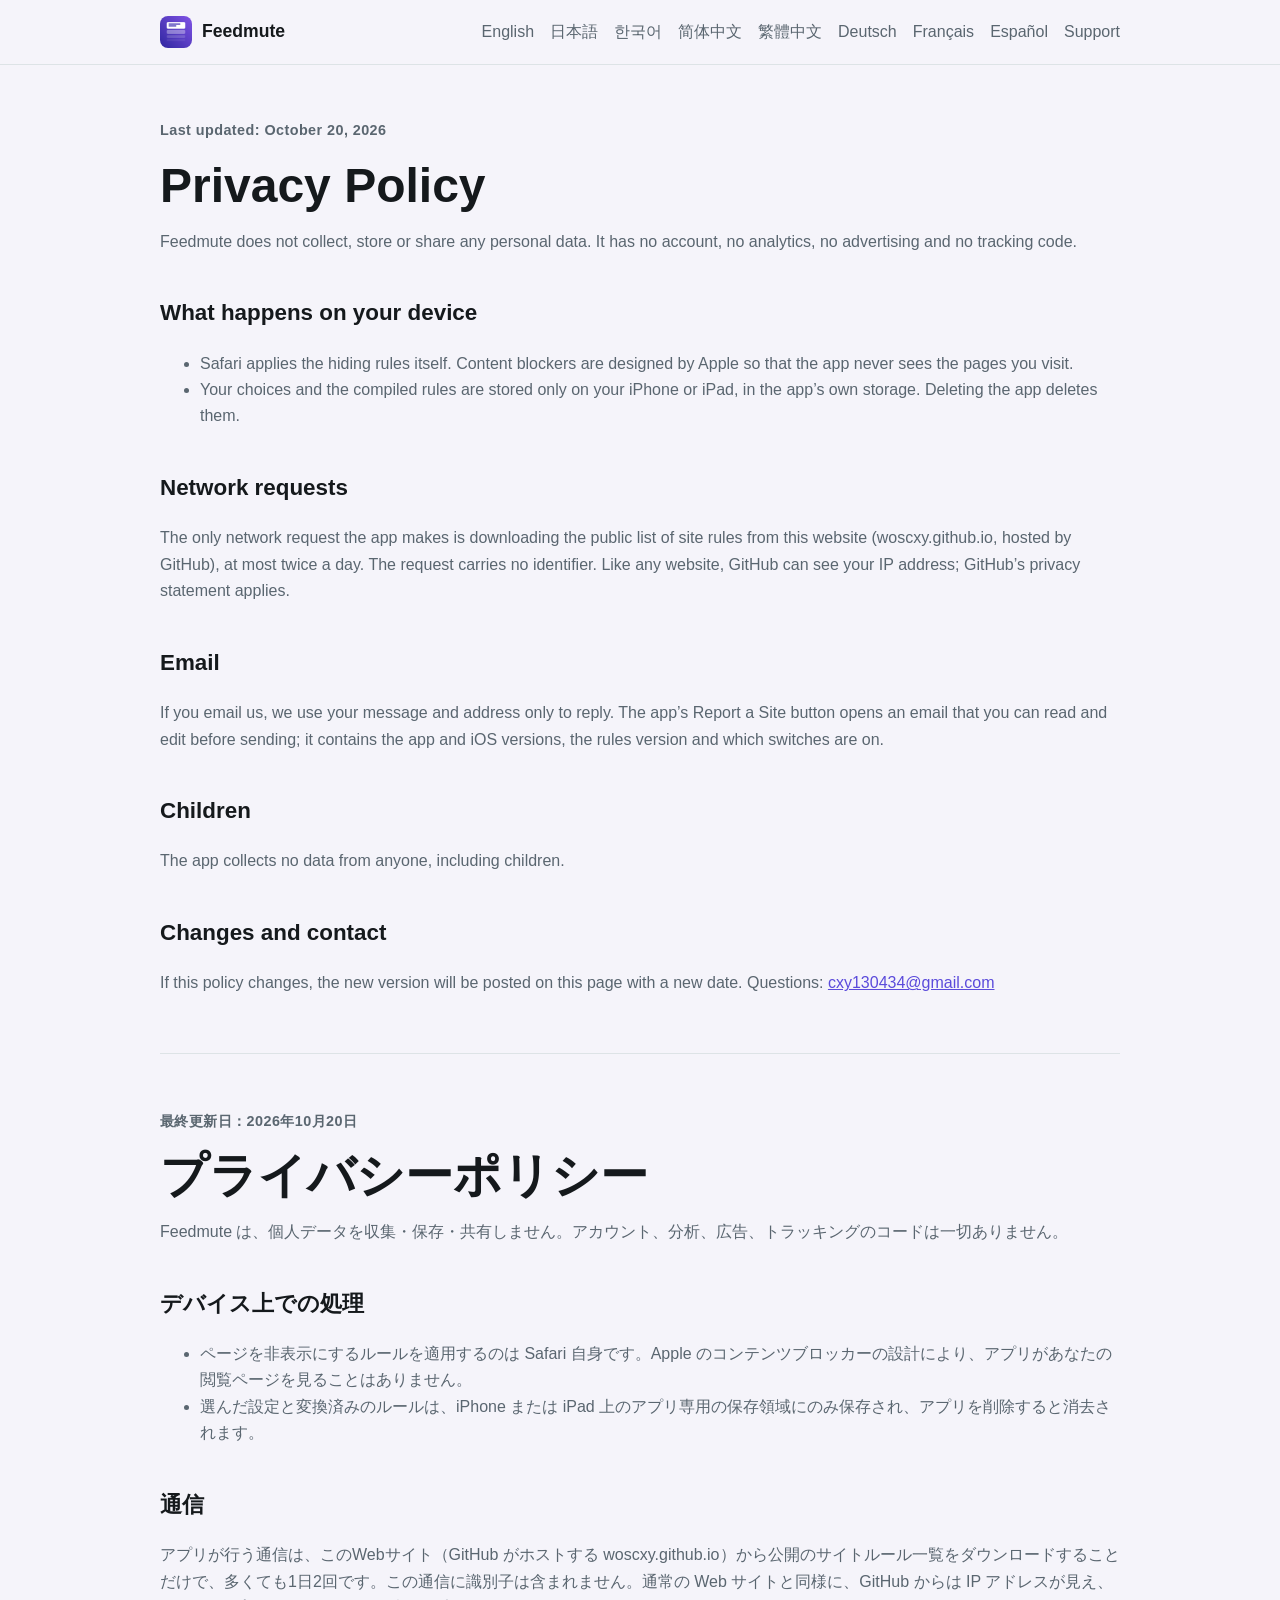
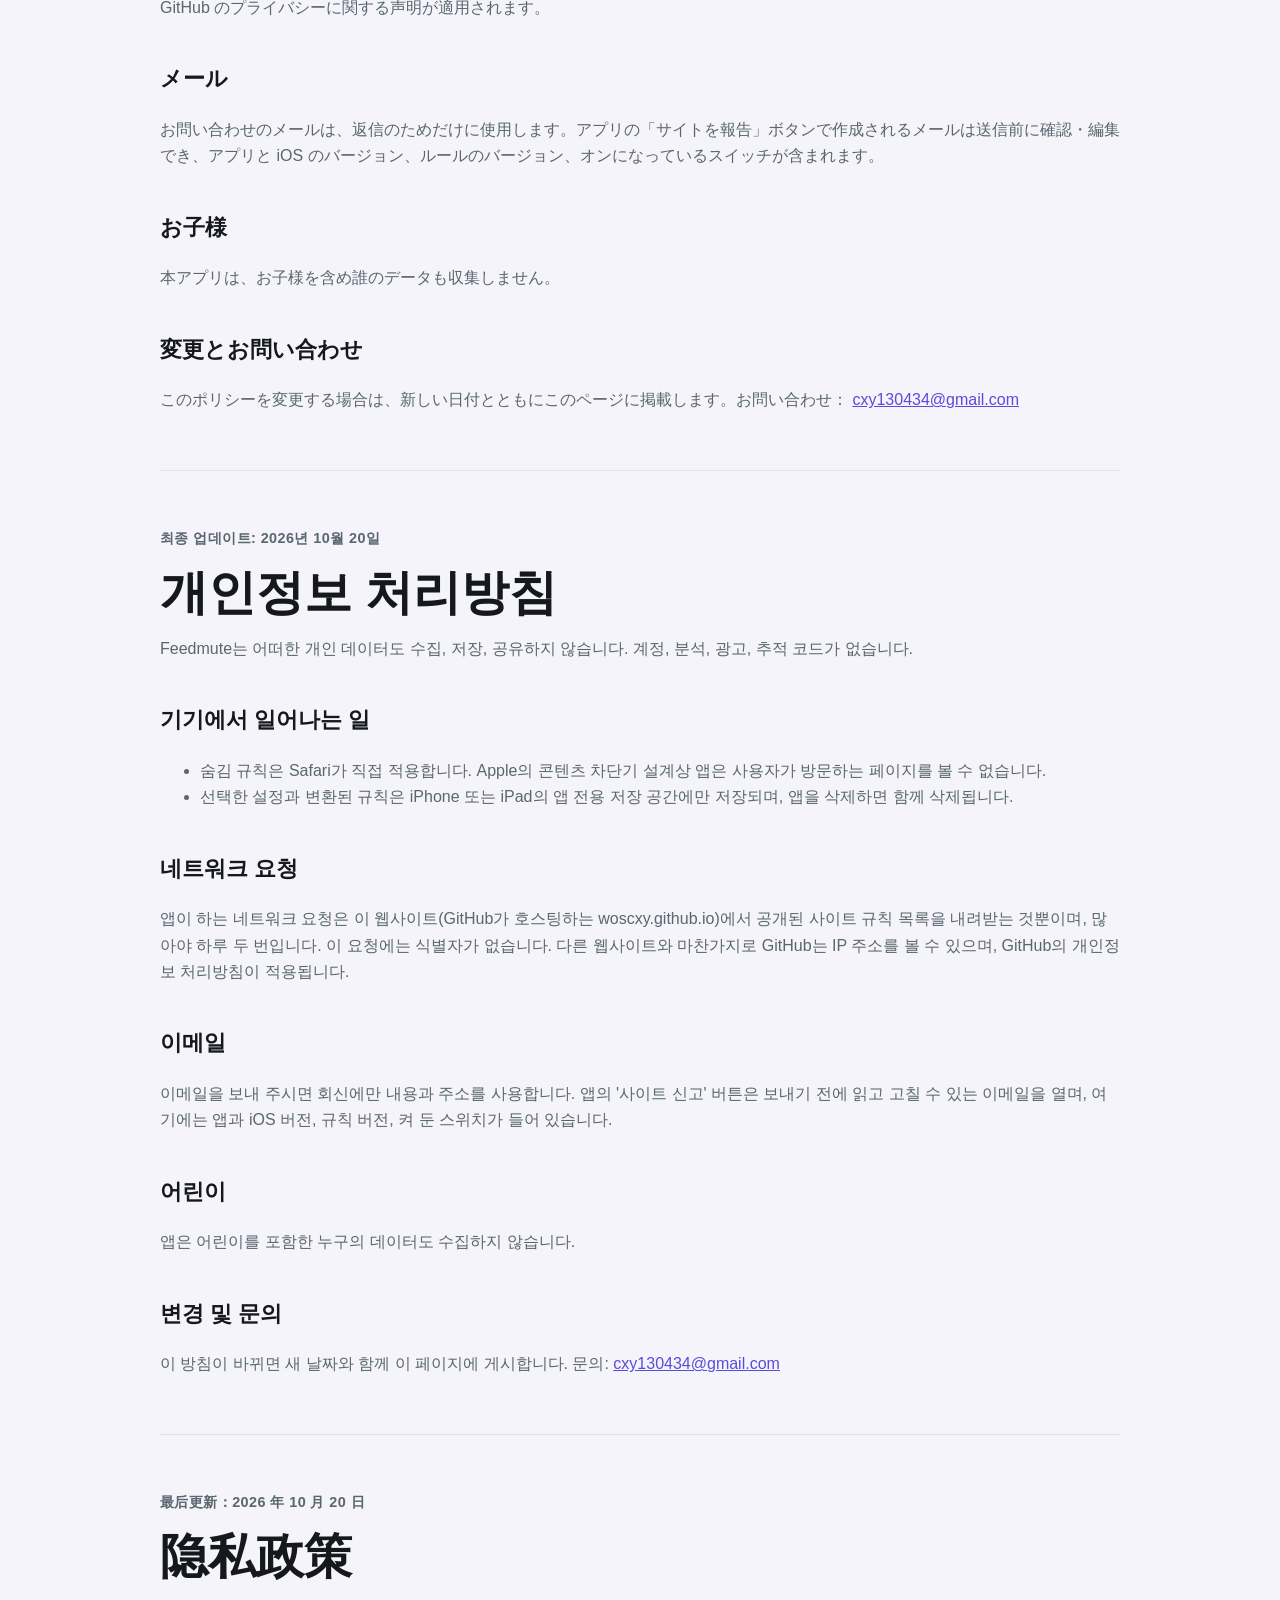
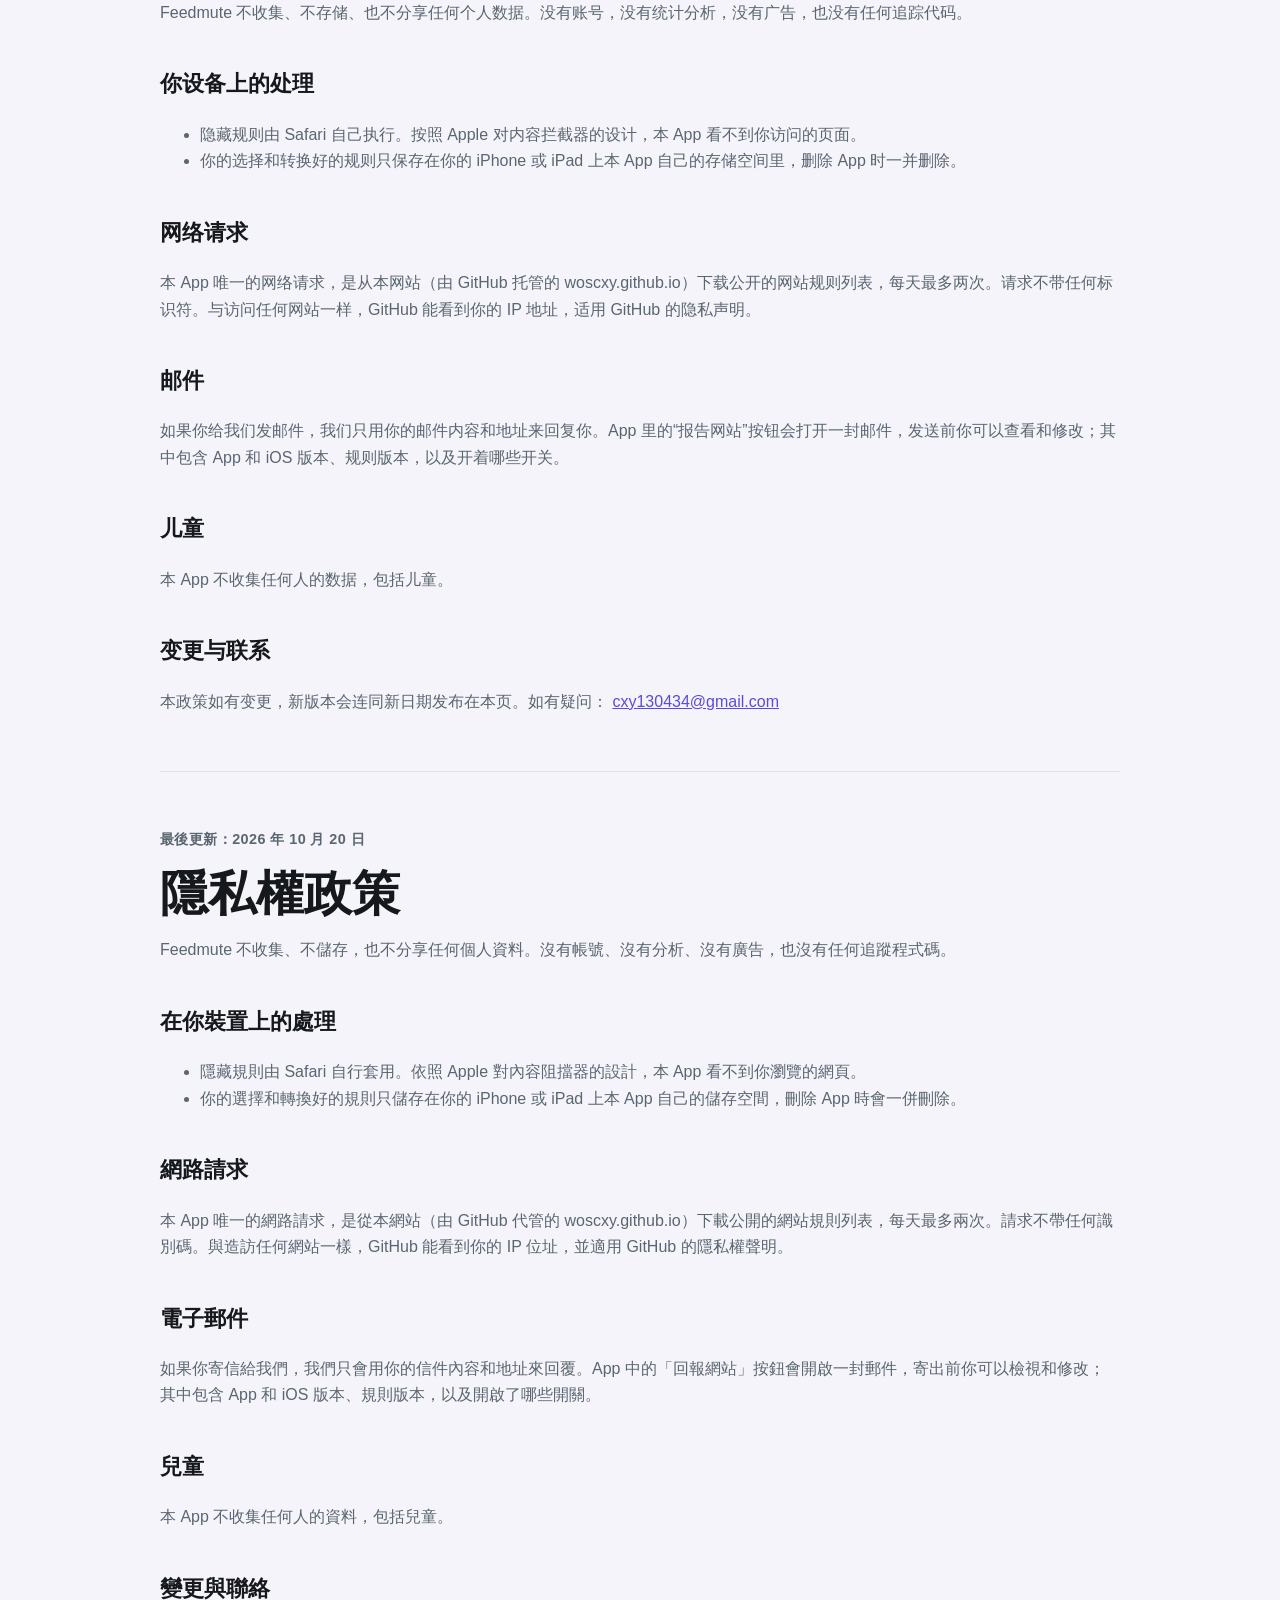
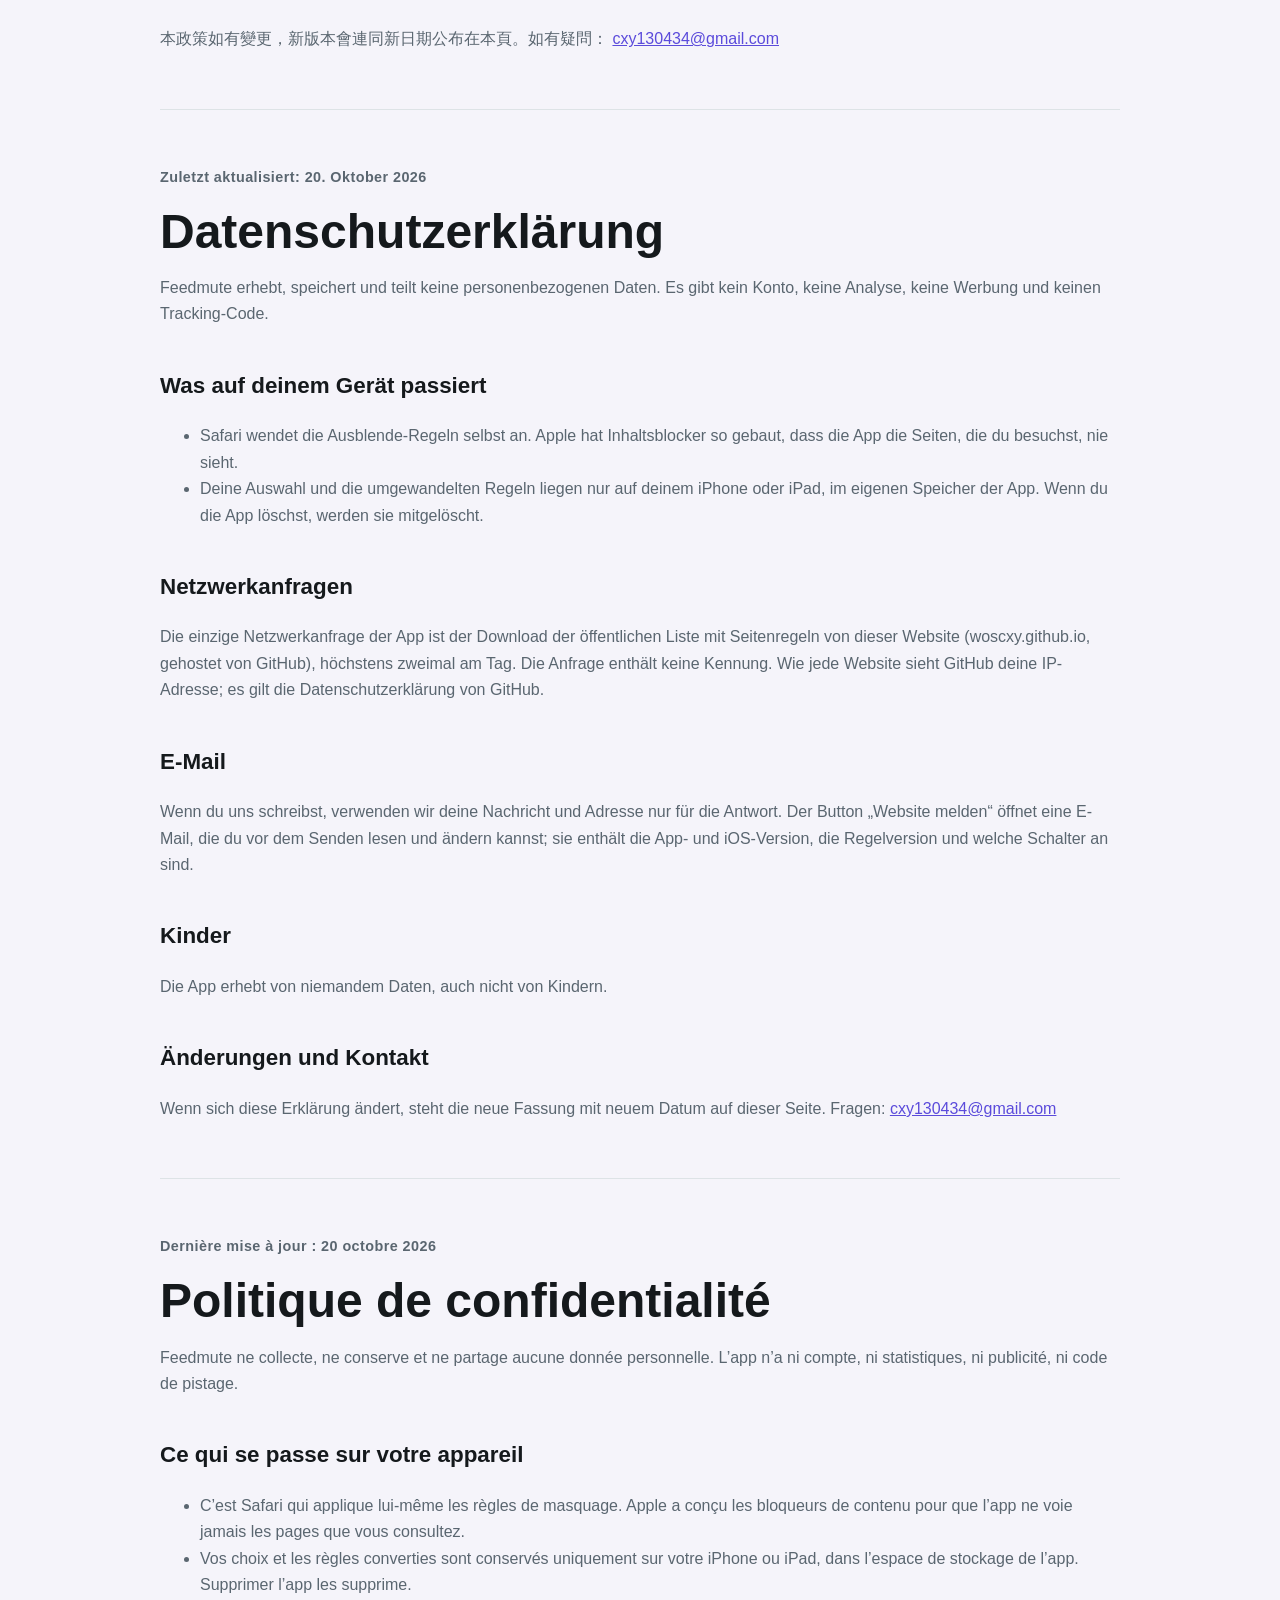
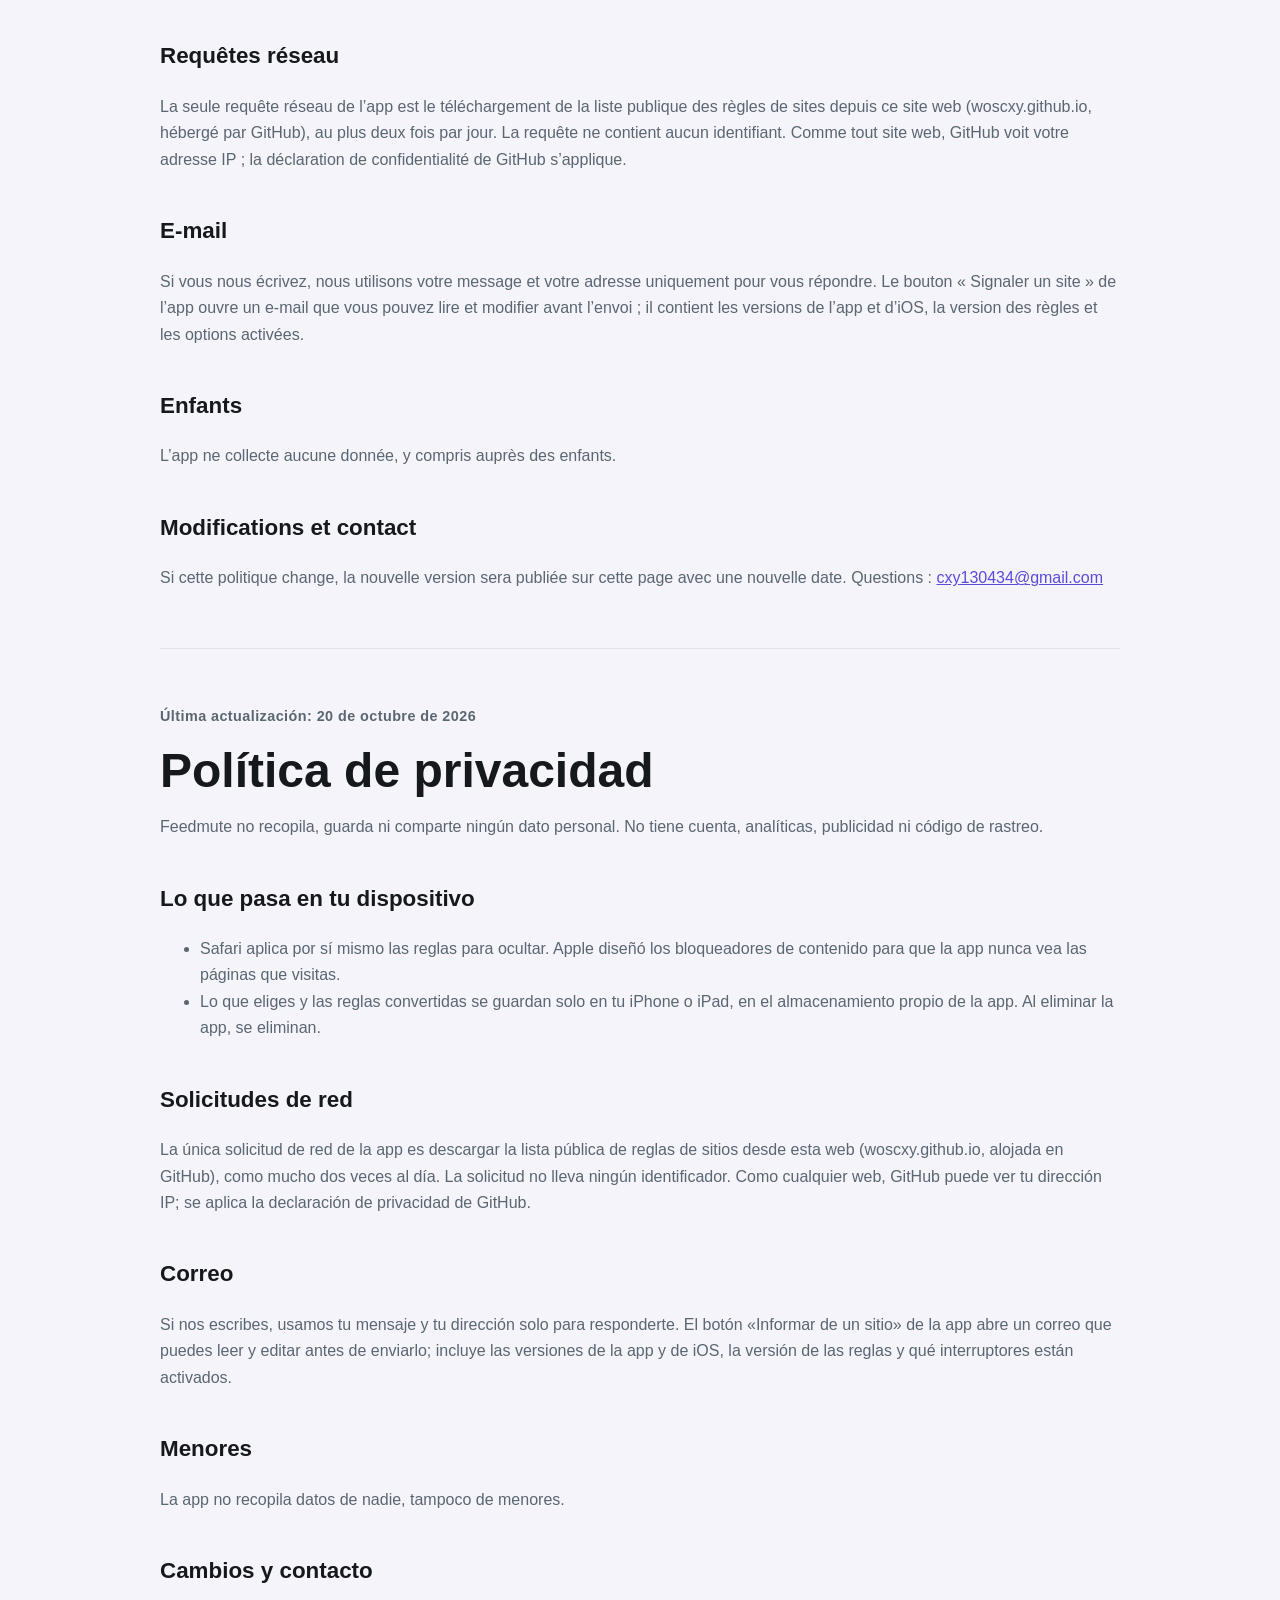
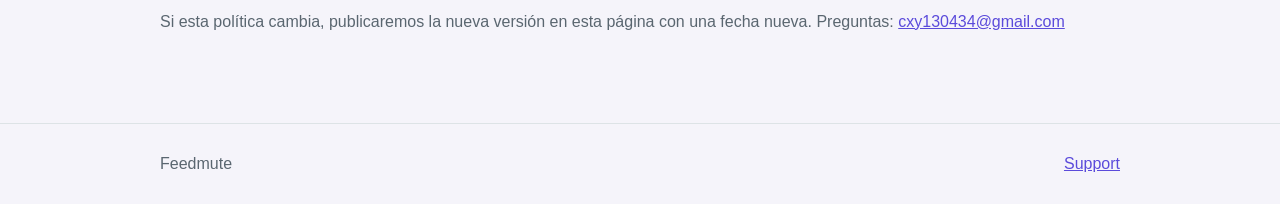
<file: privacy.html>
<!doctype html>
<html lang="en">
<head>
  <meta charset="utf-8">
  <meta name="viewport" content="width=device-width, initial-scale=1">
  <meta name="description" content="Privacy policy for Feedmute.">
  <title>Feedmute Privacy Policy</title>
  <link rel="icon" href="icon.png">
  <link rel="stylesheet" href="styles.css">
</head>
<body>
  <header class="site-header">
    <div class="wrap">
      <a class="brand" href="./"><img src="icon.png" alt="">Feedmute</a>
      <nav aria-label="Languages and pages">
        <a href="#en">English</a>
        <a href="#ja">日本語</a>
        <a href="#ko">한국어</a>
        <a href="#zh-hans">简体中文</a>
        <a href="#zh-hant">繁體中文</a>
        <a href="#de">Deutsch</a>
        <a href="#fr">Français</a>
        <a href="#es">Español</a>
        <a href="./">Support</a>
      </nav>
    </div>
  </header>
  <main class="wrap policy">
    <section id="en" lang="en">
      <p class="eyebrow">Last updated: October 20, 2026</p>
      <h1>Privacy Policy</h1>
      <p>Feedmute does not collect, store or share any personal data. It has no account, no analytics, no advertising and no tracking code.</p>
      <h2>What happens on your device</h2>
      <ul>
        <li>Safari applies the hiding rules itself. Content blockers are designed by Apple so that the app never sees the pages you visit.</li>
        <li>Your choices and the compiled rules are stored only on your iPhone or iPad, in the app’s own storage. Deleting the app deletes them.</li>
      </ul>
      <h2>Network requests</h2>
      <p>The only network request the app makes is downloading the public list of site rules from this website (woscxy.github.io, hosted by GitHub), at most twice a day. The request carries no identifier. Like any website, GitHub can see your IP address; GitHub’s privacy statement applies.</p>
      <h2>Email</h2>
      <p>If you email us, we use your message and address only to reply. The app’s Report a Site button opens an email that you can read and edit before sending; it contains the app and iOS versions, the rules version and which switches are on.</p>
      <h2>Children</h2>
      <p>The app collects no data from anyone, including children.</p>
      <h2>Changes and contact</h2>
      <p>If this policy changes, the new version will be posted on this page with a new date. Questions: <a href="mailto:cxy130434@gmail.com">cxy130434@gmail.com</a></p>
    </section>

    <hr>

    <section id="ja" lang="ja">
      <p class="eyebrow">最終更新日：2026年10月20日</p>
      <h1>プライバシーポリシー</h1>
      <p>Feedmute は、個人データを収集・保存・共有しません。アカウント、分析、広告、トラッキングのコードは一切ありません。</p>
      <h2>デバイス上での処理</h2>
      <ul>
        <li>ページを非表示にするルールを適用するのは Safari 自身です。Apple のコンテンツブロッカーの設計により、アプリがあなたの閲覧ページを見ることはありません。</li>
        <li>選んだ設定と変換済みのルールは、iPhone または iPad 上のアプリ専用の保存領域にのみ保存され、アプリを削除すると消去されます。</li>
      </ul>
      <h2>通信</h2>
      <p>アプリが行う通信は、このWebサイト（GitHub がホストする woscxy.github.io）から公開のサイトルール一覧をダウンロードすることだけで、多くても1日2回です。この通信に識別子は含まれません。通常の Web サイトと同様に、GitHub からは IP アドレスが見え、GitHub のプライバシーに関する声明が適用されます。</p>
      <h2>メール</h2>
      <p>お問い合わせのメールは、返信のためだけに使用します。アプリの「サイトを報告」ボタンで作成されるメールは送信前に確認・編集でき、アプリと iOS のバージョン、ルールのバージョン、オンになっているスイッチが含まれます。</p>
      <h2>お子様</h2>
      <p>本アプリは、お子様を含め誰のデータも収集しません。</p>
      <h2>変更とお問い合わせ</h2>
      <p>このポリシーを変更する場合は、新しい日付とともにこのページに掲載します。お問い合わせ： <a href="mailto:cxy130434@gmail.com">cxy130434@gmail.com</a></p>
    </section>

    <hr>

    <section id="ko" lang="ko">
      <p class="eyebrow">최종 업데이트: 2026년 10월 20일</p>
      <h1>개인정보 처리방침</h1>
      <p>Feedmute는 어떠한 개인 데이터도 수집, 저장, 공유하지 않습니다. 계정, 분석, 광고, 추적 코드가 없습니다.</p>
      <h2>기기에서 일어나는 일</h2>
      <ul>
        <li>숨김 규칙은 Safari가 직접 적용합니다. Apple의 콘텐츠 차단기 설계상 앱은 사용자가 방문하는 페이지를 볼 수 없습니다.</li>
        <li>선택한 설정과 변환된 규칙은 iPhone 또는 iPad의 앱 전용 저장 공간에만 저장되며, 앱을 삭제하면 함께 삭제됩니다.</li>
      </ul>
      <h2>네트워크 요청</h2>
      <p>앱이 하는 네트워크 요청은 이 웹사이트(GitHub가 호스팅하는 woscxy.github.io)에서 공개된 사이트 규칙 목록을 내려받는 것뿐이며, 많아야 하루 두 번입니다. 이 요청에는 식별자가 없습니다. 다른 웹사이트와 마찬가지로 GitHub는 IP 주소를 볼 수 있으며, GitHub의 개인정보 처리방침이 적용됩니다.</p>
      <h2>이메일</h2>
      <p>이메일을 보내 주시면 회신에만 내용과 주소를 사용합니다. 앱의 '사이트 신고' 버튼은 보내기 전에 읽고 고칠 수 있는 이메일을 열며, 여기에는 앱과 iOS 버전, 규칙 버전, 켜 둔 스위치가 들어 있습니다.</p>
      <h2>어린이</h2>
      <p>앱은 어린이를 포함한 누구의 데이터도 수집하지 않습니다.</p>
      <h2>변경 및 문의</h2>
      <p>이 방침이 바뀌면 새 날짜와 함께 이 페이지에 게시합니다. 문의: <a href="mailto:cxy130434@gmail.com">cxy130434@gmail.com</a></p>
    </section>

    <hr>

    <section id="zh-hans" lang="zh-Hans">
      <p class="eyebrow">最后更新：2026 年 10 月 20 日</p>
      <h1>隐私政策</h1>
      <p>Feedmute 不收集、不存储、也不分享任何个人数据。没有账号，没有统计分析，没有广告，也没有任何追踪代码。</p>
      <h2>你设备上的处理</h2>
      <ul>
        <li>隐藏规则由 Safari 自己执行。按照 Apple 对内容拦截器的设计，本 App 看不到你访问的页面。</li>
        <li>你的选择和转换好的规则只保存在你的 iPhone 或 iPad 上本 App 自己的存储空间里，删除 App 时一并删除。</li>
      </ul>
      <h2>网络请求</h2>
      <p>本 App 唯一的网络请求，是从本网站（由 GitHub 托管的 woscxy.github.io）下载公开的网站规则列表，每天最多两次。请求不带任何标识符。与访问任何网站一样，GitHub 能看到你的 IP 地址，适用 GitHub 的隐私声明。</p>
      <h2>邮件</h2>
      <p>如果你给我们发邮件，我们只用你的邮件内容和地址来回复你。App 里的“报告网站”按钮会打开一封邮件，发送前你可以查看和修改；其中包含 App 和 iOS 版本、规则版本，以及开着哪些开关。</p>
      <h2>儿童</h2>
      <p>本 App 不收集任何人的数据，包括儿童。</p>
      <h2>变更与联系</h2>
      <p>本政策如有变更，新版本会连同新日期发布在本页。如有疑问： <a href="mailto:cxy130434@gmail.com">cxy130434@gmail.com</a></p>
    </section>

    <hr>

    <section id="zh-hant" lang="zh-Hant">
      <p class="eyebrow">最後更新：2026 年 10 月 20 日</p>
      <h1>隱私權政策</h1>
      <p>Feedmute 不收集、不儲存，也不分享任何個人資料。沒有帳號、沒有分析、沒有廣告，也沒有任何追蹤程式碼。</p>
      <h2>在你裝置上的處理</h2>
      <ul>
        <li>隱藏規則由 Safari 自行套用。依照 Apple 對內容阻擋器的設計，本 App 看不到你瀏覽的網頁。</li>
        <li>你的選擇和轉換好的規則只儲存在你的 iPhone 或 iPad 上本 App 自己的儲存空間，刪除 App 時會一併刪除。</li>
      </ul>
      <h2>網路請求</h2>
      <p>本 App 唯一的網路請求，是從本網站（由 GitHub 代管的 woscxy.github.io）下載公開的網站規則列表，每天最多兩次。請求不帶任何識別碼。與造訪任何網站一樣，GitHub 能看到你的 IP 位址，並適用 GitHub 的隱私權聲明。</p>
      <h2>電子郵件</h2>
      <p>如果你寄信給我們，我們只會用你的信件內容和地址來回覆。App 中的「回報網站」按鈕會開啟一封郵件，寄出前你可以檢視和修改；其中包含 App 和 iOS 版本、規則版本，以及開啟了哪些開關。</p>
      <h2>兒童</h2>
      <p>本 App 不收集任何人的資料，包括兒童。</p>
      <h2>變更與聯絡</h2>
      <p>本政策如有變更，新版本會連同新日期公布在本頁。如有疑問： <a href="mailto:cxy130434@gmail.com">cxy130434@gmail.com</a></p>
    </section>

    <hr>

    <section id="de" lang="de">
      <p class="eyebrow">Zuletzt aktualisiert: 20. Oktober 2026</p>
      <h1>Datenschutzerklärung</h1>
      <p>Feedmute erhebt, speichert und teilt keine personenbezogenen Daten. Es gibt kein Konto, keine Analyse, keine Werbung und keinen Tracking-Code.</p>
      <h2>Was auf deinem Gerät passiert</h2>
      <ul>
        <li>Safari wendet die Ausblende-Regeln selbst an. Apple hat Inhaltsblocker so gebaut, dass die App die Seiten, die du besuchst, nie sieht.</li>
        <li>Deine Auswahl und die umgewandelten Regeln liegen nur auf deinem iPhone oder iPad, im eigenen Speicher der App. Wenn du die App löschst, werden sie mitgelöscht.</li>
      </ul>
      <h2>Netzwerkanfragen</h2>
      <p>Die einzige Netzwerkanfrage der App ist der Download der öffentlichen Liste mit Seitenregeln von dieser Website (woscxy.github.io, gehostet von GitHub), höchstens zweimal am Tag. Die Anfrage enthält keine Kennung. Wie jede Website sieht GitHub deine IP-Adresse; es gilt die Datenschutzerklärung von GitHub.</p>
      <h2>E-Mail</h2>
      <p>Wenn du uns schreibst, verwenden wir deine Nachricht und Adresse nur für die Antwort. Der Button „Website melden“ öffnet eine E-Mail, die du vor dem Senden lesen und ändern kannst; sie enthält die App- und iOS-Version, die Regelversion und welche Schalter an sind.</p>
      <h2>Kinder</h2>
      <p>Die App erhebt von niemandem Daten, auch nicht von Kindern.</p>
      <h2>Änderungen und Kontakt</h2>
      <p>Wenn sich diese Erklärung ändert, steht die neue Fassung mit neuem Datum auf dieser Seite. Fragen: <a href="mailto:cxy130434@gmail.com">cxy130434@gmail.com</a></p>
    </section>

    <hr>

    <section id="fr" lang="fr">
      <p class="eyebrow">Dernière mise à jour : 20 octobre 2026</p>
      <h1>Politique de confidentialité</h1>
      <p>Feedmute ne collecte, ne conserve et ne partage aucune donnée personnelle. L’app n’a ni compte, ni statistiques, ni publicité, ni code de pistage.</p>
      <h2>Ce qui se passe sur votre appareil</h2>
      <ul>
        <li>C’est Safari qui applique lui-même les règles de masquage. Apple a conçu les bloqueurs de contenu pour que l’app ne voie jamais les pages que vous consultez.</li>
        <li>Vos choix et les règles converties sont conservés uniquement sur votre iPhone ou iPad, dans l’espace de stockage de l’app. Supprimer l’app les supprime.</li>
      </ul>
      <h2>Requêtes réseau</h2>
      <p>La seule requête réseau de l’app est le téléchargement de la liste publique des règles de sites depuis ce site web (woscxy.github.io, hébergé par GitHub), au plus deux fois par jour. La requête ne contient aucun identifiant. Comme tout site web, GitHub voit votre adresse IP ; la déclaration de confidentialité de GitHub s’applique.</p>
      <h2>E-mail</h2>
      <p>Si vous nous écrivez, nous utilisons votre message et votre adresse uniquement pour vous répondre. Le bouton « Signaler un site » de l’app ouvre un e-mail que vous pouvez lire et modifier avant l’envoi ; il contient les versions de l’app et d’iOS, la version des règles et les options activées.</p>
      <h2>Enfants</h2>
      <p>L’app ne collecte aucune donnée, y compris auprès des enfants.</p>
      <h2>Modifications et contact</h2>
      <p>Si cette politique change, la nouvelle version sera publiée sur cette page avec une nouvelle date. Questions : <a href="mailto:cxy130434@gmail.com">cxy130434@gmail.com</a></p>
    </section>

    <hr>

    <section id="es" lang="es">
      <p class="eyebrow">Última actualización: 20 de octubre de 2026</p>
      <h1>Política de privacidad</h1>
      <p>Feedmute no recopila, guarda ni comparte ningún dato personal. No tiene cuenta, analíticas, publicidad ni código de rastreo.</p>
      <h2>Lo que pasa en tu dispositivo</h2>
      <ul>
        <li>Safari aplica por sí mismo las reglas para ocultar. Apple diseñó los bloqueadores de contenido para que la app nunca vea las páginas que visitas.</li>
        <li>Lo que eliges y las reglas convertidas se guardan solo en tu iPhone o iPad, en el almacenamiento propio de la app. Al eliminar la app, se eliminan.</li>
      </ul>
      <h2>Solicitudes de red</h2>
      <p>La única solicitud de red de la app es descargar la lista pública de reglas de sitios desde esta web (woscxy.github.io, alojada en GitHub), como mucho dos veces al día. La solicitud no lleva ningún identificador. Como cualquier web, GitHub puede ver tu dirección IP; se aplica la declaración de privacidad de GitHub.</p>
      <h2>Correo</h2>
      <p>Si nos escribes, usamos tu mensaje y tu dirección solo para responderte. El botón «Informar de un sitio» de la app abre un correo que puedes leer y editar antes de enviarlo; incluye las versiones de la app y de iOS, la versión de las reglas y qué interruptores están activados.</p>
      <h2>Menores</h2>
      <p>La app no recopila datos de nadie, tampoco de menores.</p>
      <h2>Cambios y contacto</h2>
      <p>Si esta política cambia, publicaremos la nueva versión en esta página con una fecha nueva. Preguntas: <a href="mailto:cxy130434@gmail.com">cxy130434@gmail.com</a></p>
    </section>
  </main>
  <footer><div class="wrap"><p>Feedmute</p><p><a href="./">Support</a></p></div></footer>
</body>
</html>
</file>
<file: styles.css>
:root {
  color-scheme: light dark;
  --accent: #5b4bdb;
  --background: #f5f4fa;
  --surface: #ffffff;
  --text: #15191c;
  --muted: #5a6670;
  --border: #dde3e6;
}
@media (prefers-color-scheme: dark) {
  :root {
    --accent: #a398f0;
    --background: #121118;
    --surface: #1c1a25;
    --text: #eef2f3;
    --muted: #a5b1b7;
    --border: #2e2b3a;
  }
  /* White on the light dark-mode accent reads at about 2.3:1; dark text reads at about 8:1. */
  .button:not(.secondary) { color: #15121f; }
}
* { box-sizing: border-box; }
html { scroll-behavior: smooth; }
body {
  margin: 0;
  color: var(--text);
  background: var(--background);
  font: 16px/1.65 -apple-system, BlinkMacSystemFont, "Segoe UI", "Hiragino Sans", "PingFang SC", sans-serif;
}
a { color: var(--accent); }
.wrap { width: min(960px, calc(100% - 32px)); margin: 0 auto; }
.site-header {
  position: sticky;
  top: 0;
  z-index: 1;
  border-bottom: 1px solid var(--border);
  background: color-mix(in srgb, var(--background) 88%, transparent);
  backdrop-filter: blur(14px);
}
.site-header .wrap, footer .wrap { display: flex; align-items: center; justify-content: space-between; gap: 24px; }
.site-header .wrap { min-height: 64px; }
.brand { display: flex; align-items: center; gap: 10px; color: var(--text); font-size: 1.1rem; font-weight: 700; text-decoration: none; }
.brand img { width: 32px; height: 32px; border-radius: 8px; }
nav { display: flex; flex-wrap: wrap; gap: 16px; }
nav a { color: var(--muted); text-decoration: none; }
nav a:hover { color: var(--text); }
main { padding: 40px 0 72px; }
.hero { padding: 16px 0 28px; }
.eyebrow { color: var(--accent); font-size: .9rem; font-weight: 700; letter-spacing: .03em; }
h1 { max-width: 760px; margin: 0 0 16px; font-size: clamp(1.9rem, 5vw, 3rem); line-height: 1.15; }
h2 { margin-top: 40px; font-size: 1.4rem; }
h3 { margin-top: 0; font-size: 1.05rem; }
.hero > p:not(.eyebrow) { max-width: 760px; color: var(--muted); font-size: 1.1rem; }
.button { display: inline-block; margin: 12px 12px 0 0; padding: 10px 16px; border-radius: 10px; color: white; background: var(--accent); font-weight: 700; text-decoration: none; }
.button.secondary { color: var(--accent); background: transparent; border: 1px solid var(--accent); }
.cards { display: grid; grid-template-columns: repeat(2, minmax(0, 1fr)); gap: 16px; }
.cards article { padding: 20px; border: 1px solid var(--border); border-radius: 14px; background: var(--surface); }
.cards p, .cards li, .policy p, .policy li { color: var(--muted); }
.cards ol, .cards ul { padding-left: 1.2em; margin: 0; }
hr { margin: 56px 0; border: 0; border-top: 1px solid var(--border); }
footer { border-top: 1px solid var(--border); color: var(--muted); }
footer .wrap { min-height: 80px; }
@media (max-width: 640px) {
  .site-header .wrap, footer .wrap { align-items: flex-start; flex-direction: column; padding: 14px 0; }
  nav { gap: 12px; }
  main { padding-top: 20px; }
  .cards { grid-template-columns: 1fr; }
}
</file>
